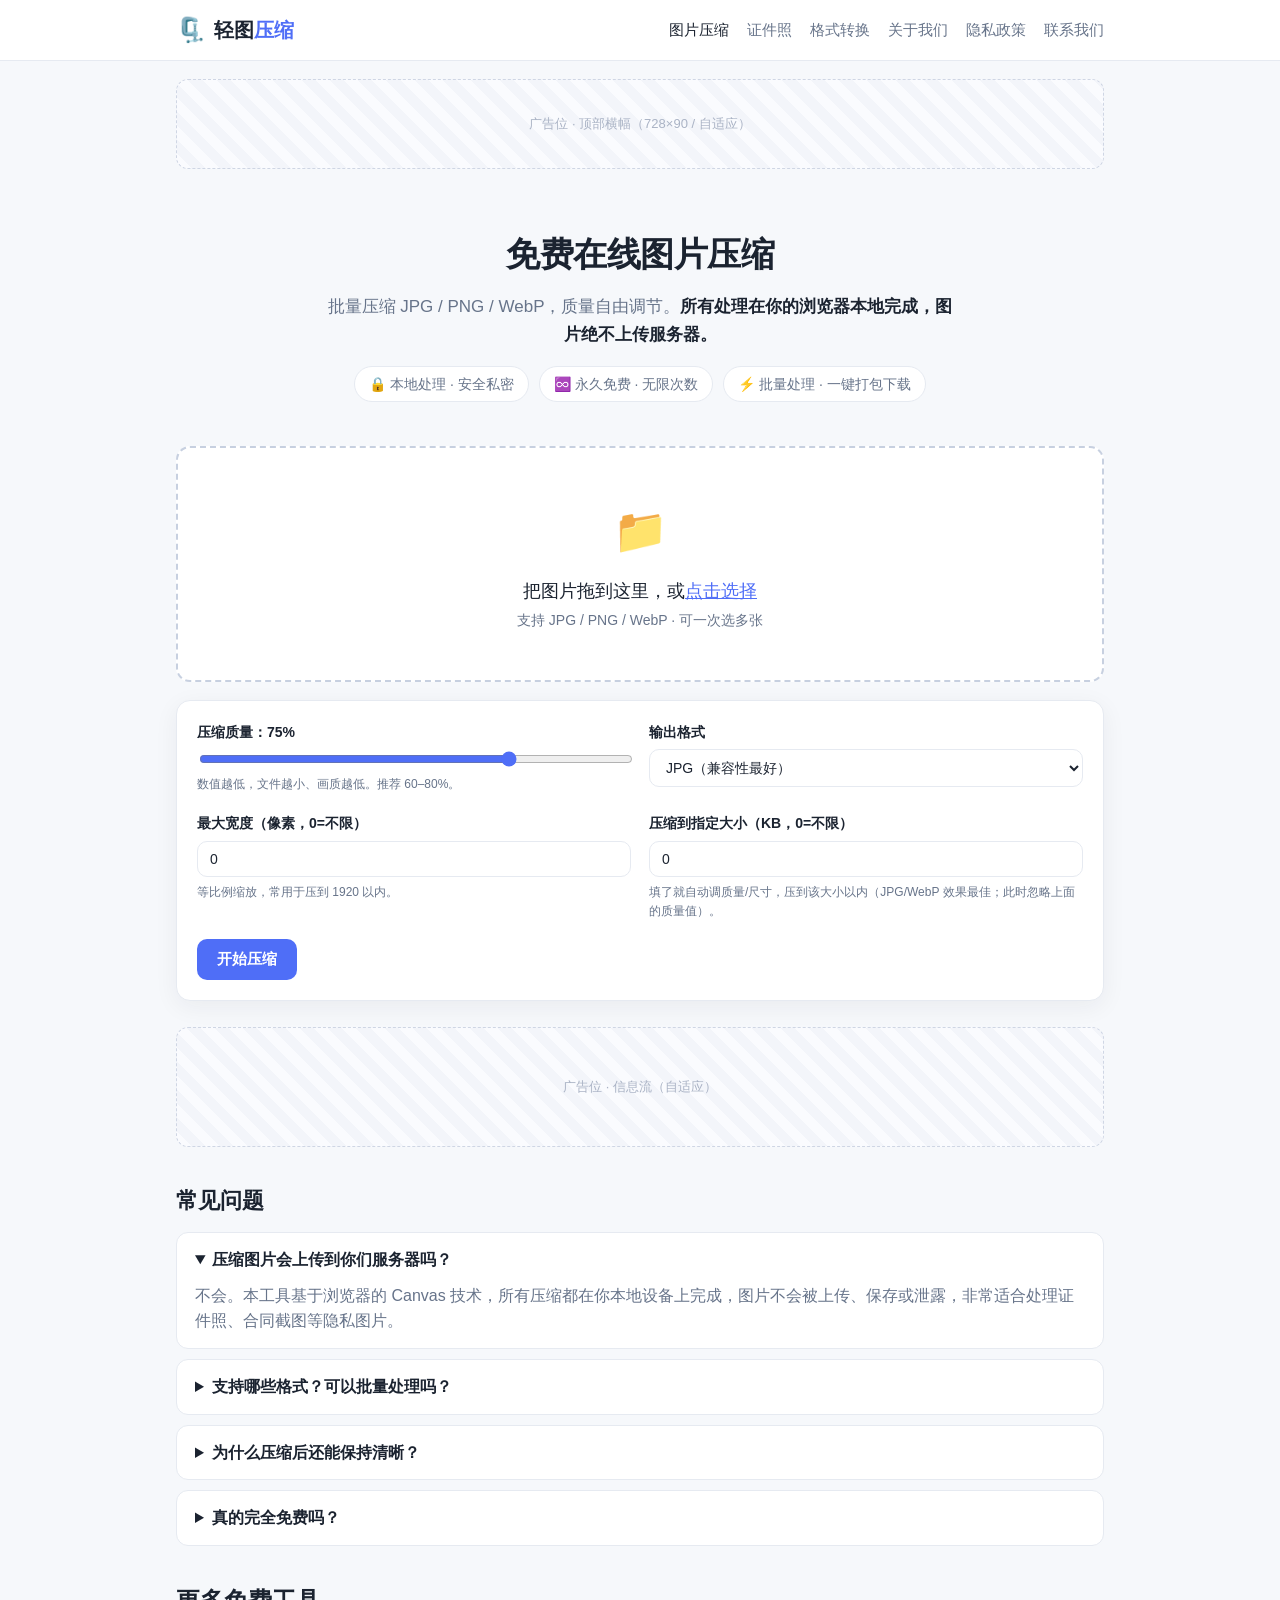
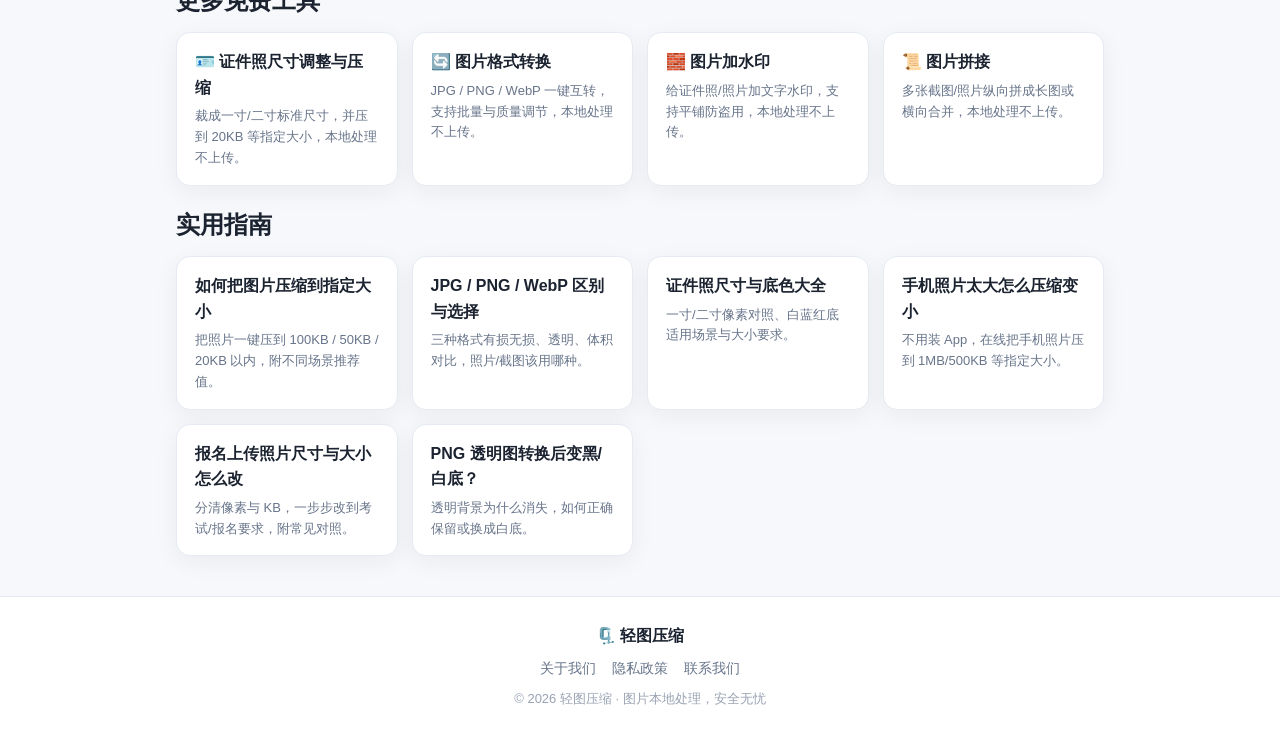
<file: index.html>
<!DOCTYPE html>
<html lang="zh-CN">
<head>
  <meta charset="UTF-8" />
  <meta name="viewport" content="width=device-width, initial-scale=1.0" />
  <title>免费在线图片压缩 - 批量压缩 JPG/PNG/WebP，不上传服务器 | 轻图</title>
  <meta name="description" content="100% 免费的在线图片压缩工具，支持 JPG、PNG、WebP 批量压缩与格式转换。所有处理在浏览器本地完成，图片不上传服务器，安全又快速。" />
  <meta name="keywords" content="图片压缩,在线图片压缩,免费压缩图片,JPG压缩,PNG压缩,WebP转换,批量压缩,图片格式转换" />
  <meta name="author" content="轻图" />
  <link rel="canonical" href="https://qingtu.top/" />
  <meta name="baidu-site-verification" content="codeva-9Er4es8pPU" />

  <!-- Open Graph / 社交分享 -->
  <meta property="og:type" content="website" />
  <meta property="og:title" content="免费在线图片压缩 - 批量压缩，不上传服务器" />
  <meta property="og:description" content="浏览器本地压缩 JPG/PNG/WebP，免费无限次，图片不上传。" />
  <meta property="og:url" content="https://qingtu.top/" />

  <!-- Google AdSense -->
  <script async src="https://pagead2.googlesyndication.com/pagead/js/adsbygoogle.js?client=ca-pub-9111319388478060" crossorigin="anonymous"></script>

  <link rel="icon" href="data:image/svg+xml,<svg xmlns='http://www.w3.org/2000/svg' viewBox='0 0 100 100'><text y='.9em' font-size='90'>🗜️</text></svg>" />
  <link rel="stylesheet" href="styles.css" />

  <!-- 结构化数据：有助于搜索引擎收录（SEO） -->
  <script type="application/ld+json">
  {
    "@context": "https://schema.org",
    "@type": "WebApplication",
    "name": "轻图 - 在线图片压缩",
    "applicationCategory": "MultimediaApplication",
    "operatingSystem": "Web",
    "offers": { "@type": "Offer", "price": "0", "priceCurrency": "CNY" },
    "description": "免费在线图片压缩工具，支持 JPG/PNG/WebP 批量压缩，本地处理不上传。"
  }
  </script>
</head>
<body>
  <header class="site-header">
    <div class="container header-inner">
      <a class="brand" href="index.html">
        <span class="brand-logo">🗜️</span>
        <span class="brand-name">轻图<span class="brand-sub">压缩</span></span>
      </a>
      <nav class="site-nav">
        <a href="index.html" class="active">图片压缩</a>
        <a href="id-photo.html">证件照</a>
        <a href="format-convert.html">格式转换</a>
        <a href="about.html">关于我们</a>
        <a href="privacy.html">隐私政策</a>
        <a href="contact.html">联系我们</a>
      </nav>
    </div>
  </header>

  <!-- 【广告位 · 顶部横幅】审核通过后把广告代码粘进 .ad-slot 内部 -->
  <div class="container">
    <div class="ad-slot ad-banner" data-ad="top-banner">
      <span class="ad-label">广告位 · 顶部横幅（728×90 / 自适应）</span>
    </div>
  </div>

  <main class="container">
    <section class="hero">
      <h1>免费在线图片压缩</h1>
      <p class="subtitle">批量压缩 JPG / PNG / WebP，质量自由调节。<strong>所有处理在你的浏览器本地完成，图片绝不上传服务器。</strong></p>
      <ul class="hero-badges">
        <li>🔒 本地处理 · 安全私密</li>
        <li>♾️ 永久免费 · 无限次数</li>
        <li>⚡ 批量处理 · 一键打包下载</li>
      </ul>
    </section>

    <section class="tool">
      <!-- 拖拽 / 选择文件 -->
      <div id="dropzone" class="dropzone">
        <input type="file" id="fileInput" accept="image/png,image/jpeg,image/webp" multiple hidden />
        <div class="dropzone-inner">
          <div class="dropzone-icon">📁</div>
          <p class="dropzone-title">把图片拖到这里，或<button type="button" id="pickBtn" class="link-btn">点击选择</button></p>
          <p class="dropzone-hint">支持 JPG / PNG / WebP · 可一次选多张</p>
        </div>
      </div>

      <!-- 压缩参数 -->
      <div class="controls" id="controls" hidden>
        <div class="control">
          <label for="quality">压缩质量：<b id="qualityVal">75</b>%</label>
          <input type="range" id="quality" min="10" max="100" value="75" step="1" />
          <small>数值越低，文件越小、画质越低。推荐 60–80%。</small>
        </div>
        <div class="control">
          <label for="format">输出格式</label>
          <select id="format">
            <option value="image/jpeg">JPG（兼容性最好）</option>
            <option value="image/webp">WebP（同画质体积更小）</option>
            <option value="image/png">PNG（无损/透明）</option>
          </select>
        </div>
        <div class="control">
          <label for="maxWidth">最大宽度（像素，0=不限）</label>
          <input type="number" id="maxWidth" min="0" value="0" placeholder="0" />
          <small>等比例缩放，常用于压到 1920 以内。</small>
        </div>
        <div class="control">
          <label for="targetSize">压缩到指定大小（KB，0=不限）</label>
          <input type="number" id="targetSize" min="0" value="0" placeholder="如 20" />
          <small>填了就自动调质量/尺寸，压到该大小以内（JPG/WebP 效果最佳；此时忽略上面的质量值）。</small>
        </div>
        <div class="control control-actions">
          <button id="compressBtn" class="btn btn-primary">开始压缩</button>
          <button id="downloadAllBtn" class="btn btn-secondary" hidden>打包下载全部</button>
          <button id="clearBtn" class="btn btn-ghost" hidden>清空</button>
        </div>
      </div>

      <!-- 结果列表 -->
      <div class="summary" id="summary" hidden></div>
      <div class="results" id="results"></div>
    </section>

    <!-- 【广告位 · 内容中部】 -->
    <div class="ad-slot ad-inline" data-ad="in-content">
      <span class="ad-label">广告位 · 信息流（自适应）</span>
    </div>

    <!-- SEO 内容区：FAQ（满足搜索收录 & AdSense 内容质量要求） -->
    <section class="faq">
      <h2>常见问题</h2>
      <details open>
        <summary>压缩图片会上传到你们服务器吗？</summary>
        <p>不会。本工具基于浏览器的 Canvas 技术，所有压缩都在你本地设备上完成，图片不会被上传、保存或泄露，非常适合处理证件照、合同截图等隐私图片。</p>
      </details>
      <details>
        <summary>支持哪些格式？可以批量处理吗？</summary>
        <p>支持 JPG、PNG、WebP 的压缩与互转，并且可以一次选择多张图片批量处理，处理完成后可一键打包下载全部。</p>
      </details>
      <details>
        <summary>为什么压缩后还能保持清晰？</summary>
        <p>JPG/WebP 采用有损压缩，在 60–80% 质量区间通常肉眼几乎看不出差别，但体积可减少 50%–80%。你可以拖动质量滑块自行权衡清晰度与体积。</p>
      </details>
      <details>
        <summary>真的完全免费吗？</summary>
        <p>是的，永久免费、无次数限制、无需注册。本站通过页面广告维持运营，感谢你的理解与支持。</p>
      </details>
    </section>

    <!-- 更多工具 -->
    <section class="guides">
      <h2>更多免费工具</h2>
      <div class="guide-cards">
        <a class="guide-card" href="id-photo.html">
          <div class="gc-title">🪪 证件照尺寸调整与压缩</div>
          <div class="gc-desc">裁成一寸/二寸标准尺寸，并压到 20KB 等指定大小，本地处理不上传。</div>
        </a>
        <a class="guide-card" href="format-convert.html">
          <div class="gc-title">🔄 图片格式转换</div>
          <div class="gc-desc">JPG / PNG / WebP 一键互转，支持批量与质量调节，本地处理不上传。</div>
        </a>
        <a class="guide-card" href="watermark.html">
          <div class="gc-title">🧱 图片加水印</div>
          <div class="gc-desc">给证件照/照片加文字水印，支持平铺防盗用，本地处理不上传。</div>
        </a>
        <a class="guide-card" href="merge.html">
          <div class="gc-title">📜 图片拼接</div>
          <div class="gc-desc">多张截图/照片纵向拼成长图或横向合并，本地处理不上传。</div>
        </a>
      </div>
    </section>

    <!-- 实用指南（内链 + SEO 内容） -->
    <section class="guides">
      <h2>实用指南</h2>
      <div class="guide-cards">
        <a class="guide-card" href="guide-compress-size.html">
          <div class="gc-title">如何把图片压缩到指定大小</div>
          <div class="gc-desc">把照片一键压到 100KB / 50KB / 20KB 以内，附不同场景推荐值。</div>
        </a>
        <a class="guide-card" href="guide-image-formats.html">
          <div class="gc-title">JPG / PNG / WebP 区别与选择</div>
          <div class="gc-desc">三种格式有损无损、透明、体积对比，照片/截图该用哪种。</div>
        </a>
        <a class="guide-card" href="guide-id-photo.html">
          <div class="gc-title">证件照尺寸与底色大全</div>
          <div class="gc-desc">一寸/二寸像素对照、白蓝红底适用场景与大小要求。</div>
        </a>
        <a class="guide-card" href="guide-compress-phone-photo.html">
          <div class="gc-title">手机照片太大怎么压缩变小</div>
          <div class="gc-desc">不用装 App，在线把手机照片压到 1MB/500KB 等指定大小。</div>
        </a>
        <a class="guide-card" href="guide-photo-upload-size.html">
          <div class="gc-title">报名上传照片尺寸与大小怎么改</div>
          <div class="gc-desc">分清像素与 KB，一步步改到考试/报名要求，附常见对照。</div>
        </a>
        <a class="guide-card" href="guide-png-transparent.html">
          <div class="gc-title">PNG 透明图转换后变黑/白底？</div>
          <div class="gc-desc">透明背景为什么消失，如何正确保留或换成白底。</div>
        </a>
      </div>
    </section>
  </main>

  <footer class="site-footer">
    <div class="container footer-inner">
      <div class="footer-brand">🗜️ 轻图压缩</div>
      <nav class="footer-nav">
        <a href="about.html">关于我们</a>
        <a href="privacy.html">隐私政策</a>
        <a href="contact.html">联系我们</a>
      </nav>
      <p class="footer-copy">© <span id="year"></span> 轻图压缩 · 图片本地处理，安全无忧</p>
      <!-- 备案号占位：国内服务器/百度联盟需要，部署后替换 -->
      <p class="footer-icp"><!-- 京ICP备XXXXXXXX号 --></p>
    </div>
  </footer>

  <script src="script.js"></script>
</body>
</html>
</file>
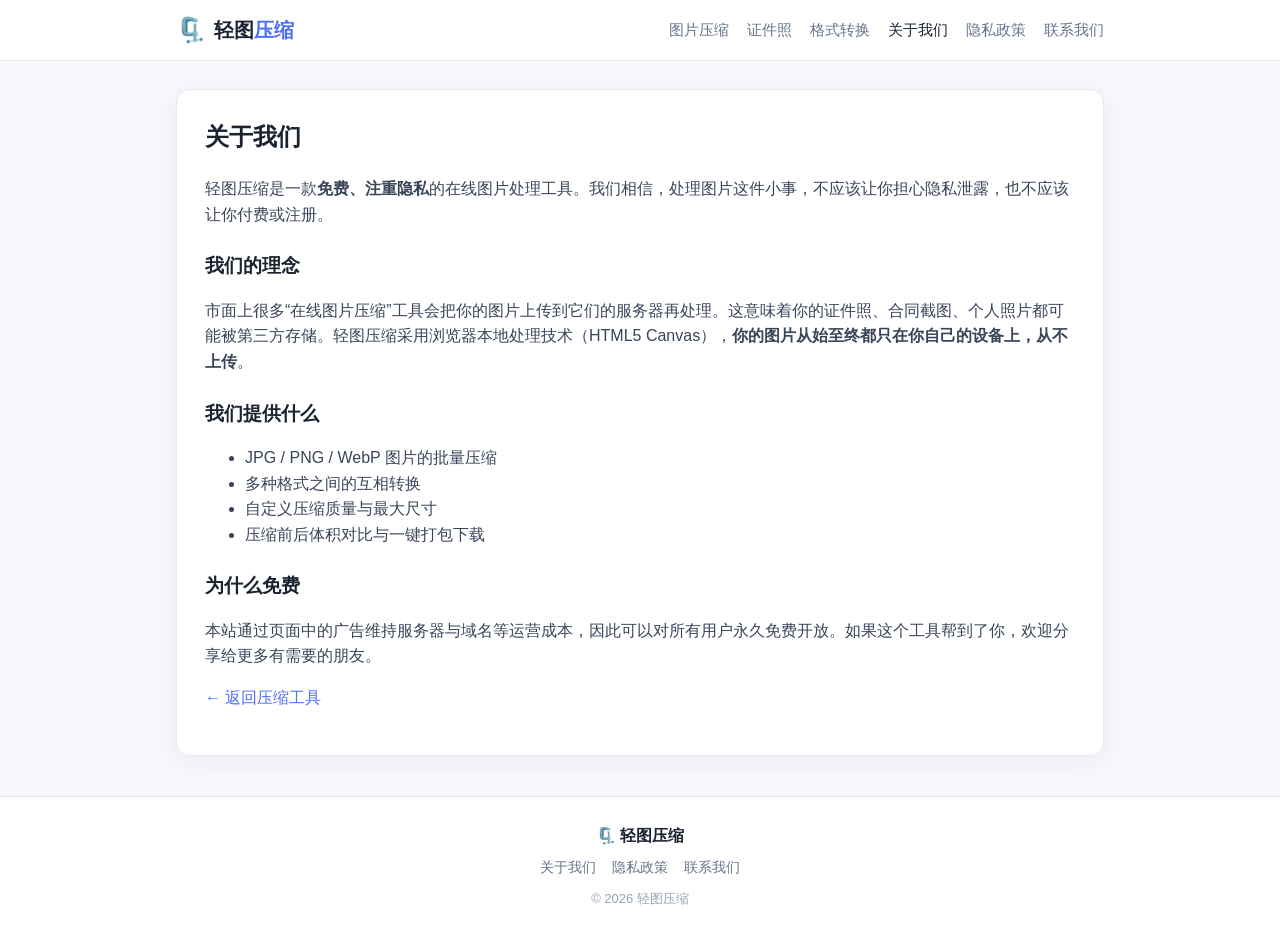
<file: about.html>
<!DOCTYPE html>
<html lang="zh-CN">
<head>
  <meta charset="UTF-8" />
  <meta name="viewport" content="width=device-width, initial-scale=1.0" />
  <title>关于我们 - 轻图压缩</title>
  <meta name="description" content="了解轻图压缩——一个免费、注重隐私的在线图片压缩工具，所有处理均在浏览器本地完成。" />
  <link rel="icon" href="data:image/svg+xml,<svg xmlns='http://www.w3.org/2000/svg' viewBox='0 0 100 100'><text y='.9em' font-size='90'>🗜️</text></svg>" />
  <link rel="stylesheet" href="styles.css" />
  <!-- Google AdSense -->
  <script async src="https://pagead2.googlesyndication.com/pagead/js/adsbygoogle.js?client=ca-pub-9111319388478060" crossorigin="anonymous"></script>
</head>
<body>
  <header class="site-header">
    <div class="container header-inner">
      <a class="brand" href="index.html"><span class="brand-logo">🗜️</span><span class="brand-name">轻图<span class="brand-sub">压缩</span></span></a>
      <nav class="site-nav">
        <a href="index.html">图片压缩</a>
        <a href="id-photo.html">证件照</a>
        <a href="format-convert.html">格式转换</a>
        <a href="about.html" class="active">关于我们</a>
        <a href="privacy.html">隐私政策</a>
        <a href="contact.html">联系我们</a>
      </nav>
    </div>
  </header>

  <main class="container">
    <article class="page">
      <h1>关于我们</h1>
      <p>轻图压缩是一款<strong>免费、注重隐私</strong>的在线图片处理工具。我们相信，处理图片这件小事，不应该让你担心隐私泄露，也不应该让你付费或注册。</p>

      <h2>我们的理念</h2>
      <p>市面上很多“在线图片压缩”工具会把你的图片上传到它们的服务器再处理。这意味着你的证件照、合同截图、个人照片都可能被第三方存储。轻图压缩采用浏览器本地处理技术（HTML5 Canvas），<strong>你的图片从始至终都只在你自己的设备上，从不上传</strong>。</p>

      <h2>我们提供什么</h2>
      <ul>
        <li>JPG / PNG / WebP 图片的批量压缩</li>
        <li>多种格式之间的互相转换</li>
        <li>自定义压缩质量与最大尺寸</li>
        <li>压缩前后体积对比与一键打包下载</li>
      </ul>

      <h2>为什么免费</h2>
      <p>本站通过页面中的广告维持服务器与域名等运营成本，因此可以对所有用户永久免费开放。如果这个工具帮到了你，欢迎分享给更多有需要的朋友。</p>

      <p><a href="index.html">← 返回压缩工具</a></p>
    </article>
  </main>

  <footer class="site-footer">
    <div class="container footer-inner">
      <div class="footer-brand">🗜️ 轻图压缩</div>
      <nav class="footer-nav">
        <a href="about.html">关于我们</a>
        <a href="privacy.html">隐私政策</a>
        <a href="contact.html">联系我们</a>
      </nav>
      <p class="footer-copy">© <span id="year"></span> 轻图压缩</p>
    </div>
  </footer>
  <script>document.getElementById("year").textContent = new Date().getFullYear();</script>
</body>
</html>
</file>
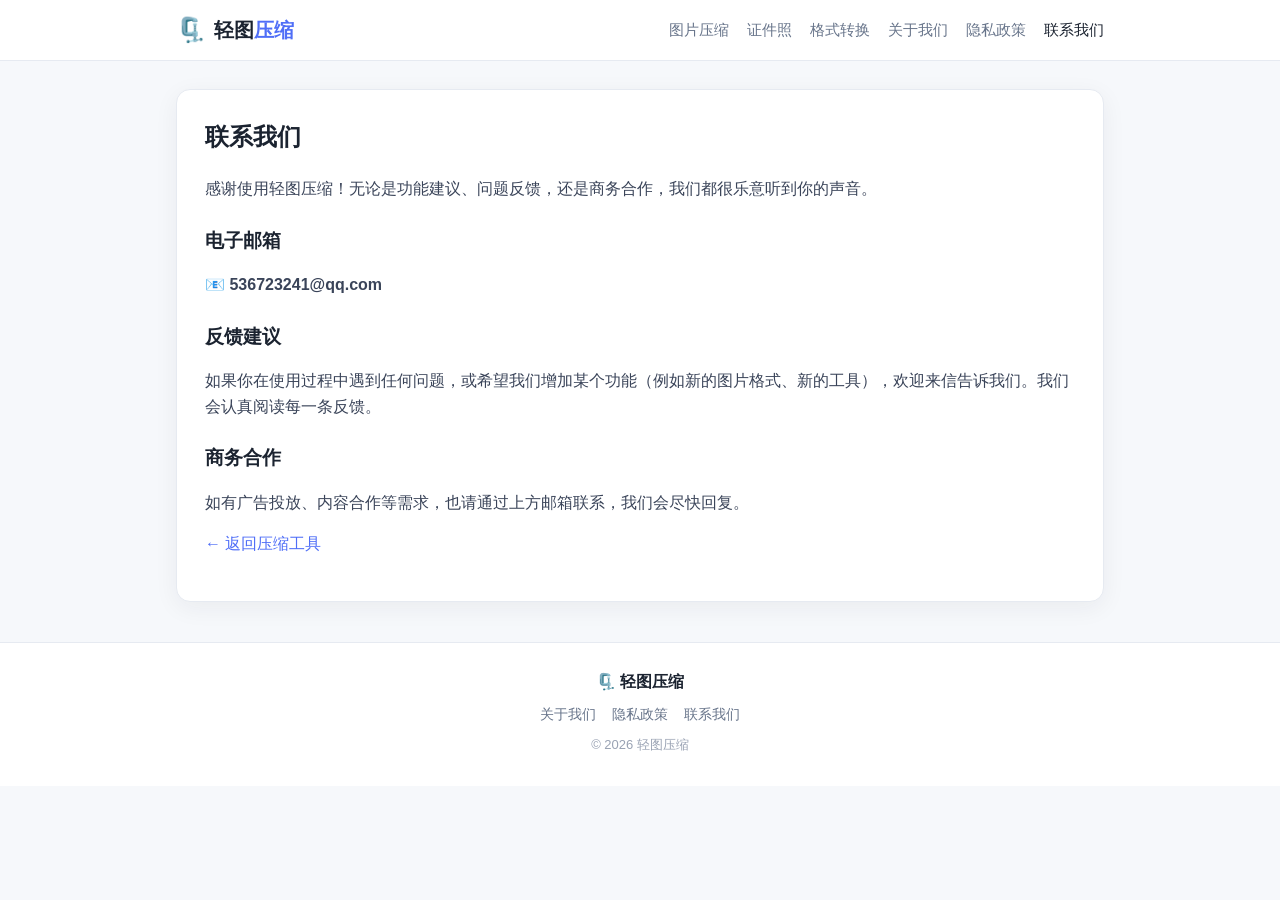
<file: contact.html>
<!DOCTYPE html>
<html lang="zh-CN">
<head>
  <meta charset="UTF-8" />
  <meta name="viewport" content="width=device-width, initial-scale=1.0" />
  <title>联系我们 - 轻图压缩</title>
  <meta name="description" content="联系轻图压缩团队：反馈建议、合作咨询、问题报告。" />
  <link rel="icon" href="data:image/svg+xml,<svg xmlns='http://www.w3.org/2000/svg' viewBox='0 0 100 100'><text y='.9em' font-size='90'>🗜️</text></svg>" />
  <link rel="stylesheet" href="styles.css" />
  <!-- Google AdSense -->
  <script async src="https://pagead2.googlesyndication.com/pagead/js/adsbygoogle.js?client=ca-pub-9111319388478060" crossorigin="anonymous"></script>
</head>
<body>
  <header class="site-header">
    <div class="container header-inner">
      <a class="brand" href="index.html"><span class="brand-logo">🗜️</span><span class="brand-name">轻图<span class="brand-sub">压缩</span></span></a>
      <nav class="site-nav">
        <a href="index.html">图片压缩</a>
        <a href="id-photo.html">证件照</a>
        <a href="format-convert.html">格式转换</a>
        <a href="about.html">关于我们</a>
        <a href="privacy.html">隐私政策</a>
        <a href="contact.html" class="active">联系我们</a>
      </nav>
    </div>
  </header>

  <main class="container">
    <article class="page">
      <h1>联系我们</h1>
      <p>感谢使用轻图压缩！无论是功能建议、问题反馈，还是商务合作，我们都很乐意听到你的声音。</p>

      <h2>电子邮箱</h2>
      <p>📧 <strong>536723241@qq.com</strong></p>

      <h2>反馈建议</h2>
      <p>如果你在使用过程中遇到任何问题，或希望我们增加某个功能（例如新的图片格式、新的工具），欢迎来信告诉我们。我们会认真阅读每一条反馈。</p>

      <h2>商务合作</h2>
      <p>如有广告投放、内容合作等需求，也请通过上方邮箱联系，我们会尽快回复。</p>

      <p><a href="index.html">← 返回压缩工具</a></p>
    </article>
  </main>

  <footer class="site-footer">
    <div class="container footer-inner">
      <div class="footer-brand">🗜️ 轻图压缩</div>
      <nav class="footer-nav">
        <a href="about.html">关于我们</a>
        <a href="privacy.html">隐私政策</a>
        <a href="contact.html">联系我们</a>
      </nav>
      <p class="footer-copy">© <span id="year"></span> 轻图压缩</p>
    </div>
  </footer>
  <script>document.getElementById("year").textContent = new Date().getFullYear();</script>
</body>
</html>
</file>
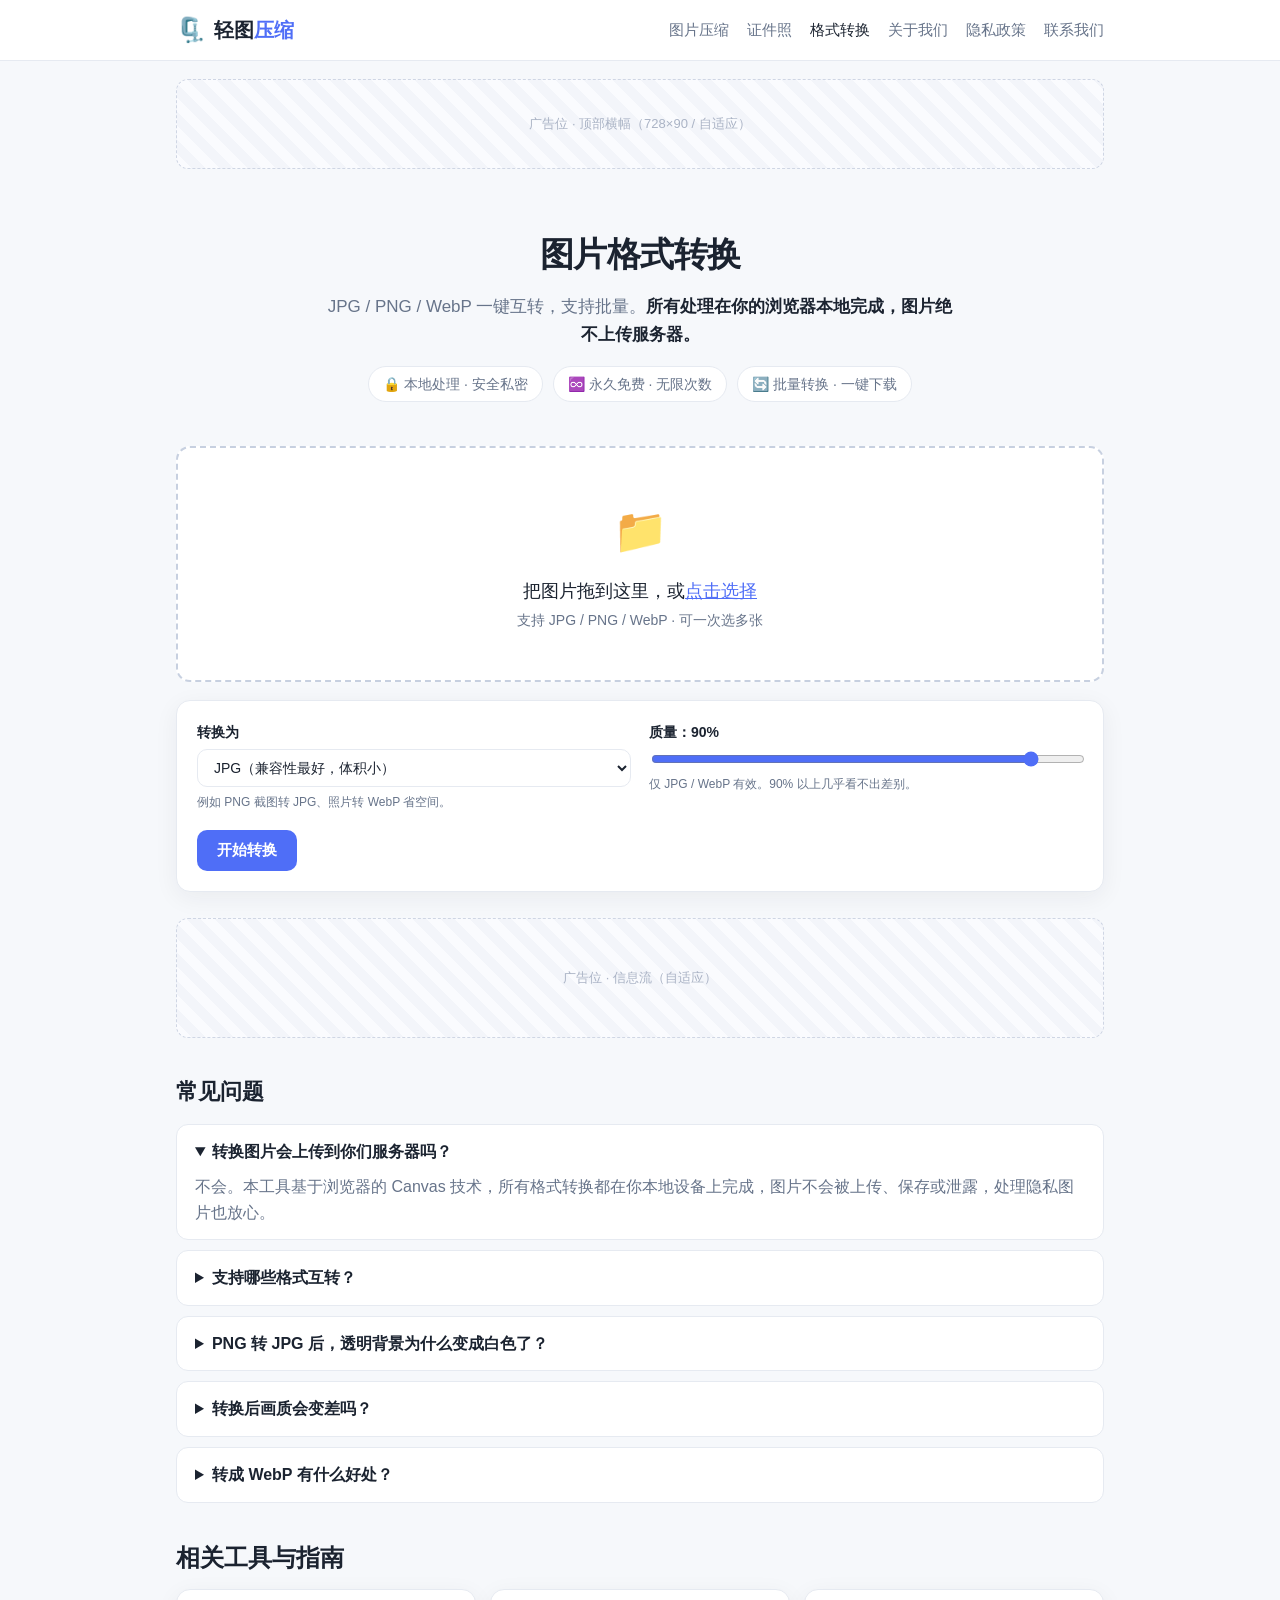
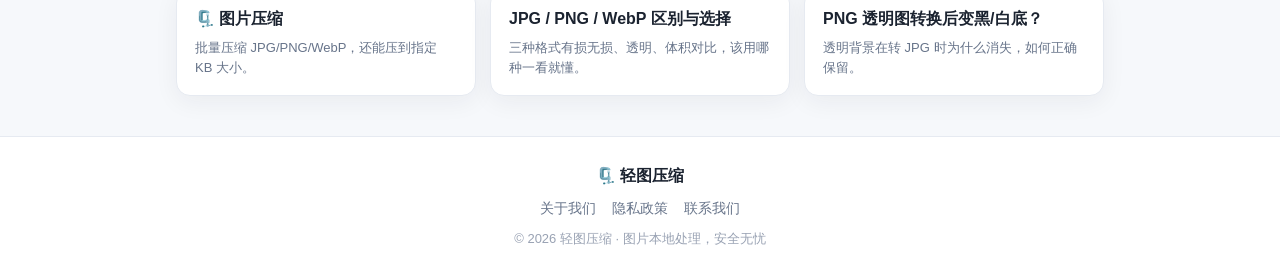
<file: format-convert.html>
<!DOCTYPE html>
<html lang="zh-CN">
<head>
  <meta charset="UTF-8" />
  <meta name="viewport" content="width=device-width, initial-scale=1.0" />
  <title>图片格式转换 - JPG/PNG/WebP 在线互转，免费不上传 | 轻图</title>
  <meta name="description" content="免费在线图片格式转换工具，支持 JPG、PNG、WebP 之间任意互转，可批量转换并调节质量。所有处理在浏览器本地完成，图片不上传服务器，安全又快速。" />
  <meta name="keywords" content="图片格式转换,png转jpg,jpg转png,webp转jpg,jpg转webp,png转webp,在线格式转换,批量转换图片" />
  <link rel="canonical" href="https://qingtu.top/format-convert.html" />

  <meta property="og:type" content="website" />
  <meta property="og:title" content="图片格式转换 - JPG/PNG/WebP 在线互转" />
  <meta property="og:description" content="浏览器本地转换 JPG/PNG/WebP，免费批量，图片不上传。" />
  <meta property="og:url" content="https://qingtu.top/format-convert.html" />

  <link rel="icon" href="data:image/svg+xml,<svg xmlns='http://www.w3.org/2000/svg' viewBox='0 0 100 100'><text y='.9em' font-size='90'>🗜️</text></svg>" />
  <link rel="stylesheet" href="styles.css" />

  <!-- Google AdSense -->
  <script async src="https://pagead2.googlesyndication.com/pagead/js/adsbygoogle.js?client=ca-pub-9111319388478060" crossorigin="anonymous"></script>

  <script type="application/ld+json">
  {
    "@context": "https://schema.org",
    "@type": "WebApplication",
    "name": "轻图 - 图片格式转换",
    "applicationCategory": "MultimediaApplication",
    "operatingSystem": "Web",
    "offers": { "@type": "Offer", "price": "0", "priceCurrency": "CNY" },
    "description": "免费在线图片格式转换工具，支持 JPG/PNG/WebP 互转，本地处理不上传。"
  }
  </script>
</head>
<body>
  <header class="site-header">
    <div class="container header-inner">
      <a class="brand" href="index.html">
        <span class="brand-logo">🗜️</span>
        <span class="brand-name">轻图<span class="brand-sub">压缩</span></span>
      </a>
      <nav class="site-nav">
        <a href="index.html">图片压缩</a>
        <a href="id-photo.html">证件照</a>
        <a href="format-convert.html" class="active">格式转换</a>
        <a href="about.html">关于我们</a>
        <a href="privacy.html">隐私政策</a>
        <a href="contact.html">联系我们</a>
      </nav>
    </div>
  </header>

  <div class="container">
    <div class="ad-slot ad-banner" data-ad="top-banner">
      <span class="ad-label">广告位 · 顶部横幅（728×90 / 自适应）</span>
    </div>
  </div>

  <main class="container">
    <section class="hero">
      <h1>图片格式转换</h1>
      <p class="subtitle">JPG / PNG / WebP 一键互转，支持批量。<strong>所有处理在你的浏览器本地完成，图片绝不上传服务器。</strong></p>
      <ul class="hero-badges">
        <li>🔒 本地处理 · 安全私密</li>
        <li>♾️ 永久免费 · 无限次数</li>
        <li>🔄 批量转换 · 一键下载</li>
      </ul>
    </section>

    <section class="tool">
      <div id="dropzone" class="dropzone">
        <input type="file" id="fileInput" accept="image/png,image/jpeg,image/webp" multiple hidden />
        <div class="dropzone-inner">
          <div class="dropzone-icon">📁</div>
          <p class="dropzone-title">把图片拖到这里，或<button type="button" id="pickBtn" class="link-btn">点击选择</button></p>
          <p class="dropzone-hint">支持 JPG / PNG / WebP · 可一次选多张</p>
        </div>
      </div>

      <div class="controls" id="controls" hidden>
        <div class="control">
          <label for="format">转换为</label>
          <select id="format">
            <option value="image/jpeg">JPG（兼容性最好，体积小）</option>
            <option value="image/png">PNG（无损 / 支持透明）</option>
            <option value="image/webp">WebP（同画质体积更小）</option>
          </select>
          <small>例如 PNG 截图转 JPG、照片转 WebP 省空间。</small>
        </div>
        <div class="control" id="qualityRow">
          <label for="quality">质量：<b id="qualityVal">90</b>%</label>
          <input type="range" id="quality" min="10" max="100" value="90" step="1" />
          <small>仅 JPG / WebP 有效。90% 以上几乎看不出差别。</small>
        </div>
        <div class="control control-actions">
          <button id="convertBtn" class="btn btn-primary">开始转换</button>
          <button id="downloadAllBtn" class="btn btn-secondary" hidden>打包下载全部</button>
          <button id="clearBtn" class="btn btn-ghost" hidden>清空</button>
        </div>
      </div>

      <div class="summary" id="summary" hidden></div>
      <div class="results" id="results"></div>
    </section>

    <div class="ad-slot ad-inline" data-ad="in-content">
      <span class="ad-label">广告位 · 信息流（自适应）</span>
    </div>

    <section class="faq">
      <h2>常见问题</h2>
      <details open>
        <summary>转换图片会上传到你们服务器吗？</summary>
        <p>不会。本工具基于浏览器的 Canvas 技术，所有格式转换都在你本地设备上完成，图片不会被上传、保存或泄露，处理隐私图片也放心。</p>
      </details>
      <details>
        <summary>支持哪些格式互转？</summary>
        <p>支持 JPG、PNG、WebP 三种常见格式之间的任意互转，例如 PNG 转 JPG、JPG 转 PNG、JPG/PNG 转 WebP、WebP 转 JPG 等，并且可以一次选多张批量转换。</p>
      </details>
      <details>
        <summary>PNG 转 JPG 后，透明背景为什么变成白色了？</summary>
        <p>因为 JPG 格式本身不支持透明背景，转换时会用白色填充透明区域（避免变成黑色）。如果你需要保留透明背景，请转成 <strong>WebP</strong>，或继续使用 <strong>PNG</strong>。</p>
      </details>
      <details>
        <summary>转换后画质会变差吗？</summary>
        <p>转成 PNG 是无损的，画质不会损失；转成 JPG / WebP 属于有损，可通过质量滑块调节，90% 以上通常肉眼几乎无差别，同时体积更小。</p>
      </details>
      <details>
        <summary>转成 WebP 有什么好处？</summary>
        <p>WebP 由 Google 推出，在同等画质下体积通常比 JPG、PNG 更小，很适合网页配图、追求加载速度的场景。如今主流浏览器和手机都已支持。</p>
      </details>
    </section>

    <section class="guides">
      <h2>相关工具与指南</h2>
      <div class="guide-cards">
        <a class="guide-card" href="index.html">
          <div class="gc-title">🗜️ 图片压缩</div>
          <div class="gc-desc">批量压缩 JPG/PNG/WebP，还能压到指定 KB 大小。</div>
        </a>
        <a class="guide-card" href="guide-image-formats.html">
          <div class="gc-title">JPG / PNG / WebP 区别与选择</div>
          <div class="gc-desc">三种格式有损无损、透明、体积对比，该用哪种一看就懂。</div>
        </a>
        <a class="guide-card" href="guide-png-transparent.html">
          <div class="gc-title">PNG 透明图转换后变黑/白底？</div>
          <div class="gc-desc">透明背景在转 JPG 时为什么消失，如何正确保留。</div>
        </a>
      </div>
    </section>
  </main>

  <footer class="site-footer">
    <div class="container footer-inner">
      <div class="footer-brand">🗜️ 轻图压缩</div>
      <nav class="footer-nav">
        <a href="about.html">关于我们</a>
        <a href="privacy.html">隐私政策</a>
        <a href="contact.html">联系我们</a>
      </nav>
      <p class="footer-copy">© <span id="year"></span> 轻图压缩 · 图片本地处理，安全无忧</p>
    </div>
  </footer>

  <script src="format-convert.js"></script>
</body>
</html>
</file>
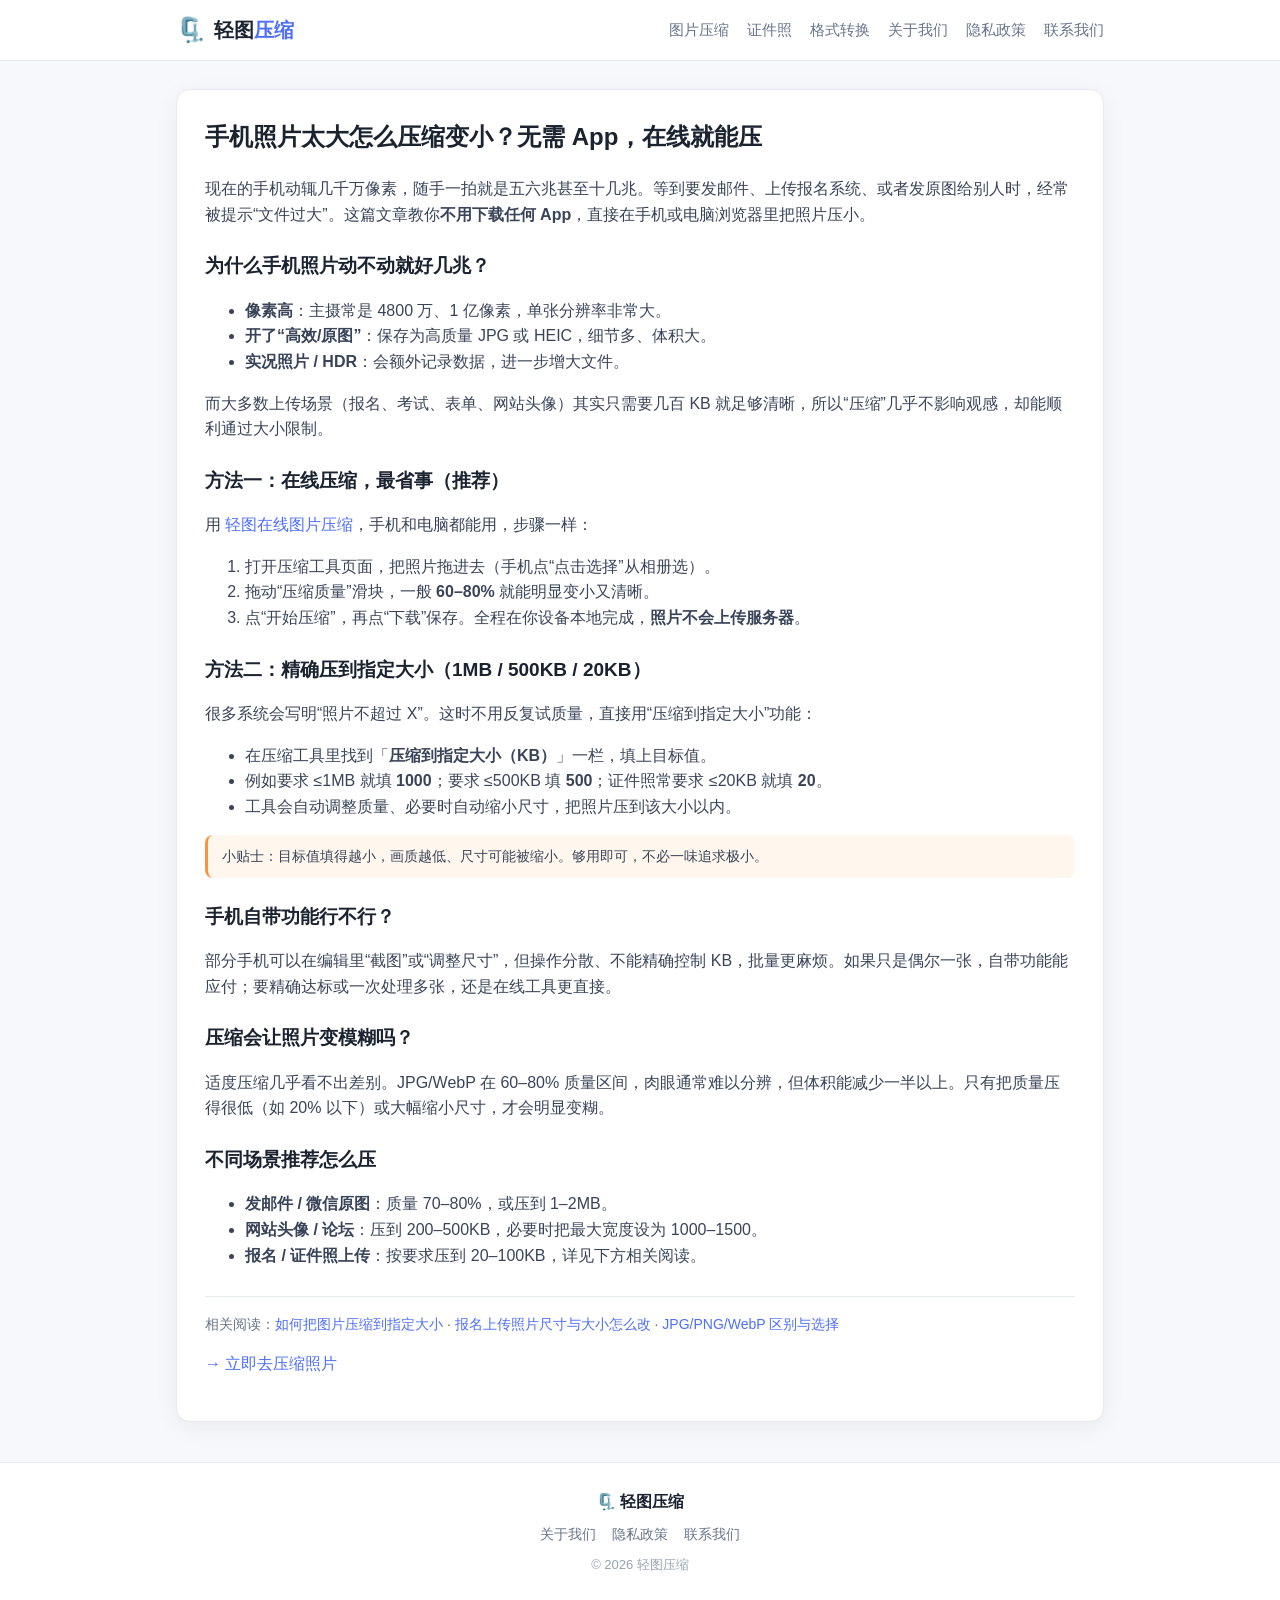
<file: guide-compress-phone-photo.html>
<!DOCTYPE html>
<html lang="zh-CN">
<head>
  <meta charset="UTF-8" />
  <meta name="viewport" content="width=device-width, initial-scale=1.0" />
  <title>手机照片太大怎么压缩变小？无需App在线就能压 - 轻图</title>
  <meta name="description" content="手机拍的照片动辄五六兆，上传/发送总提示太大？本文教你不用下载App，在浏览器里把手机照片一键压缩变小，还能压到微信、报名要求的指定大小（如1MB、500KB、20KB）。" />
  <meta name="keywords" content="手机照片压缩,手机照片太大怎么变小,手机图片压缩变小,照片压缩到500kb,手机照片压缩到1m,在线压缩手机照片" />
  <link rel="canonical" href="https://qingtu.top/guide-compress-phone-photo.html" />
  <link rel="icon" href="data:image/svg+xml,<svg xmlns='http://www.w3.org/2000/svg' viewBox='0 0 100 100'><text y='.9em' font-size='90'>🗜️</text></svg>" />
  <link rel="stylesheet" href="styles.css" />
  <!-- Google AdSense -->
  <script async src="https://pagead2.googlesyndication.com/pagead/js/adsbygoogle.js?client=ca-pub-9111319388478060" crossorigin="anonymous"></script>
</head>
<body>
  <header class="site-header">
    <div class="container header-inner">
      <a class="brand" href="index.html"><span class="brand-logo">🗜️</span><span class="brand-name">轻图<span class="brand-sub">压缩</span></span></a>
      <nav class="site-nav">
        <a href="index.html">图片压缩</a>
        <a href="id-photo.html">证件照</a>
        <a href="format-convert.html">格式转换</a>
        <a href="about.html">关于我们</a>
        <a href="privacy.html">隐私政策</a>
        <a href="contact.html">联系我们</a>
      </nav>
    </div>
  </header>

  <main class="container">
    <article class="page">
      <h1>手机照片太大怎么压缩变小？无需 App，在线就能压</h1>
      <p>现在的手机动辄几千万像素，随手一拍就是五六兆甚至十几兆。等到要发邮件、上传报名系统、或者发原图给别人时，经常被提示“文件过大”。这篇文章教你<strong>不用下载任何 App</strong>，直接在手机或电脑浏览器里把照片压小。</p>

      <h2>为什么手机照片动不动就好几兆？</h2>
      <ul>
        <li><strong>像素高</strong>：主摄常是 4800 万、1 亿像素，单张分辨率非常大。</li>
        <li><strong>开了“高效/原图”</strong>：保存为高质量 JPG 或 HEIC，细节多、体积大。</li>
        <li><strong>实况照片 / HDR</strong>：会额外记录数据，进一步增大文件。</li>
      </ul>
      <p>而大多数上传场景（报名、考试、表单、网站头像）其实只需要几百 KB 就足够清晰，所以“压缩”几乎不影响观感，却能顺利通过大小限制。</p>

      <h2>方法一：在线压缩，最省事（推荐）</h2>
      <p>用 <a href="index.html">轻图在线图片压缩</a>，手机和电脑都能用，步骤一样：</p>
      <ol>
        <li>打开压缩工具页面，把照片拖进去（手机点“点击选择”从相册选）。</li>
        <li>拖动“压缩质量”滑块，一般 <strong>60–80%</strong> 就能明显变小又清晰。</li>
        <li>点“开始压缩”，再点“下载”保存。全程在你设备本地完成，<strong>照片不会上传服务器</strong>。</li>
      </ol>

      <h2>方法二：精确压到指定大小（1MB / 500KB / 20KB）</h2>
      <p>很多系统会写明“照片不超过 X”。这时不用反复试质量，直接用“压缩到指定大小”功能：</p>
      <ul>
        <li>在压缩工具里找到「<strong>压缩到指定大小（KB）</strong>」一栏，填上目标值。</li>
        <li>例如要求 ≤1MB 就填 <strong>1000</strong>；要求 ≤500KB 填 <strong>500</strong>；证件照常要求 ≤20KB 就填 <strong>20</strong>。</li>
        <li>工具会自动调整质量、必要时自动缩小尺寸，把照片压到该大小以内。</li>
      </ul>
      <p class="guide-note">小贴士：目标值填得越小，画质越低、尺寸可能被缩小。够用即可，不必一味追求极小。</p>

      <h2>手机自带功能行不行？</h2>
      <p>部分手机可以在编辑里“截图”或“调整尺寸”，但操作分散、不能精确控制 KB，批量更麻烦。如果只是偶尔一张，自带功能能应付；要精确达标或一次处理多张，还是在线工具更直接。</p>

      <h2>压缩会让照片变模糊吗？</h2>
      <p>适度压缩几乎看不出差别。JPG/WebP 在 60–80% 质量区间，肉眼通常难以分辨，但体积能减少一半以上。只有把质量压得很低（如 20% 以下）或大幅缩小尺寸，才会明显变糊。</p>

      <h2>不同场景推荐怎么压</h2>
      <ul>
        <li><strong>发邮件 / 微信原图</strong>：质量 70–80%，或压到 1–2MB。</li>
        <li><strong>网站头像 / 论坛</strong>：压到 200–500KB，必要时把最大宽度设为 1000–1500。</li>
        <li><strong>报名 / 证件照上传</strong>：按要求压到 20–100KB，详见下方相关阅读。</li>
      </ul>

      <p class="guide-related">相关阅读：<a href="guide-compress-size.html">如何把图片压缩到指定大小</a> · <a href="guide-photo-upload-size.html">报名上传照片尺寸与大小怎么改</a> · <a href="guide-image-formats.html">JPG/PNG/WebP 区别与选择</a></p>
      <p><a href="index.html">→ 立即去压缩照片</a></p>
    </article>
  </main>

  <footer class="site-footer">
    <div class="container footer-inner">
      <div class="footer-brand">🗜️ 轻图压缩</div>
      <nav class="footer-nav">
        <a href="about.html">关于我们</a>
        <a href="privacy.html">隐私政策</a>
        <a href="contact.html">联系我们</a>
      </nav>
      <p class="footer-copy">© <span id="year"></span> 轻图压缩</p>
    </div>
  </footer>
  <script>document.getElementById("year").textContent = new Date().getFullYear();</script>
</body>
</html>
</file>
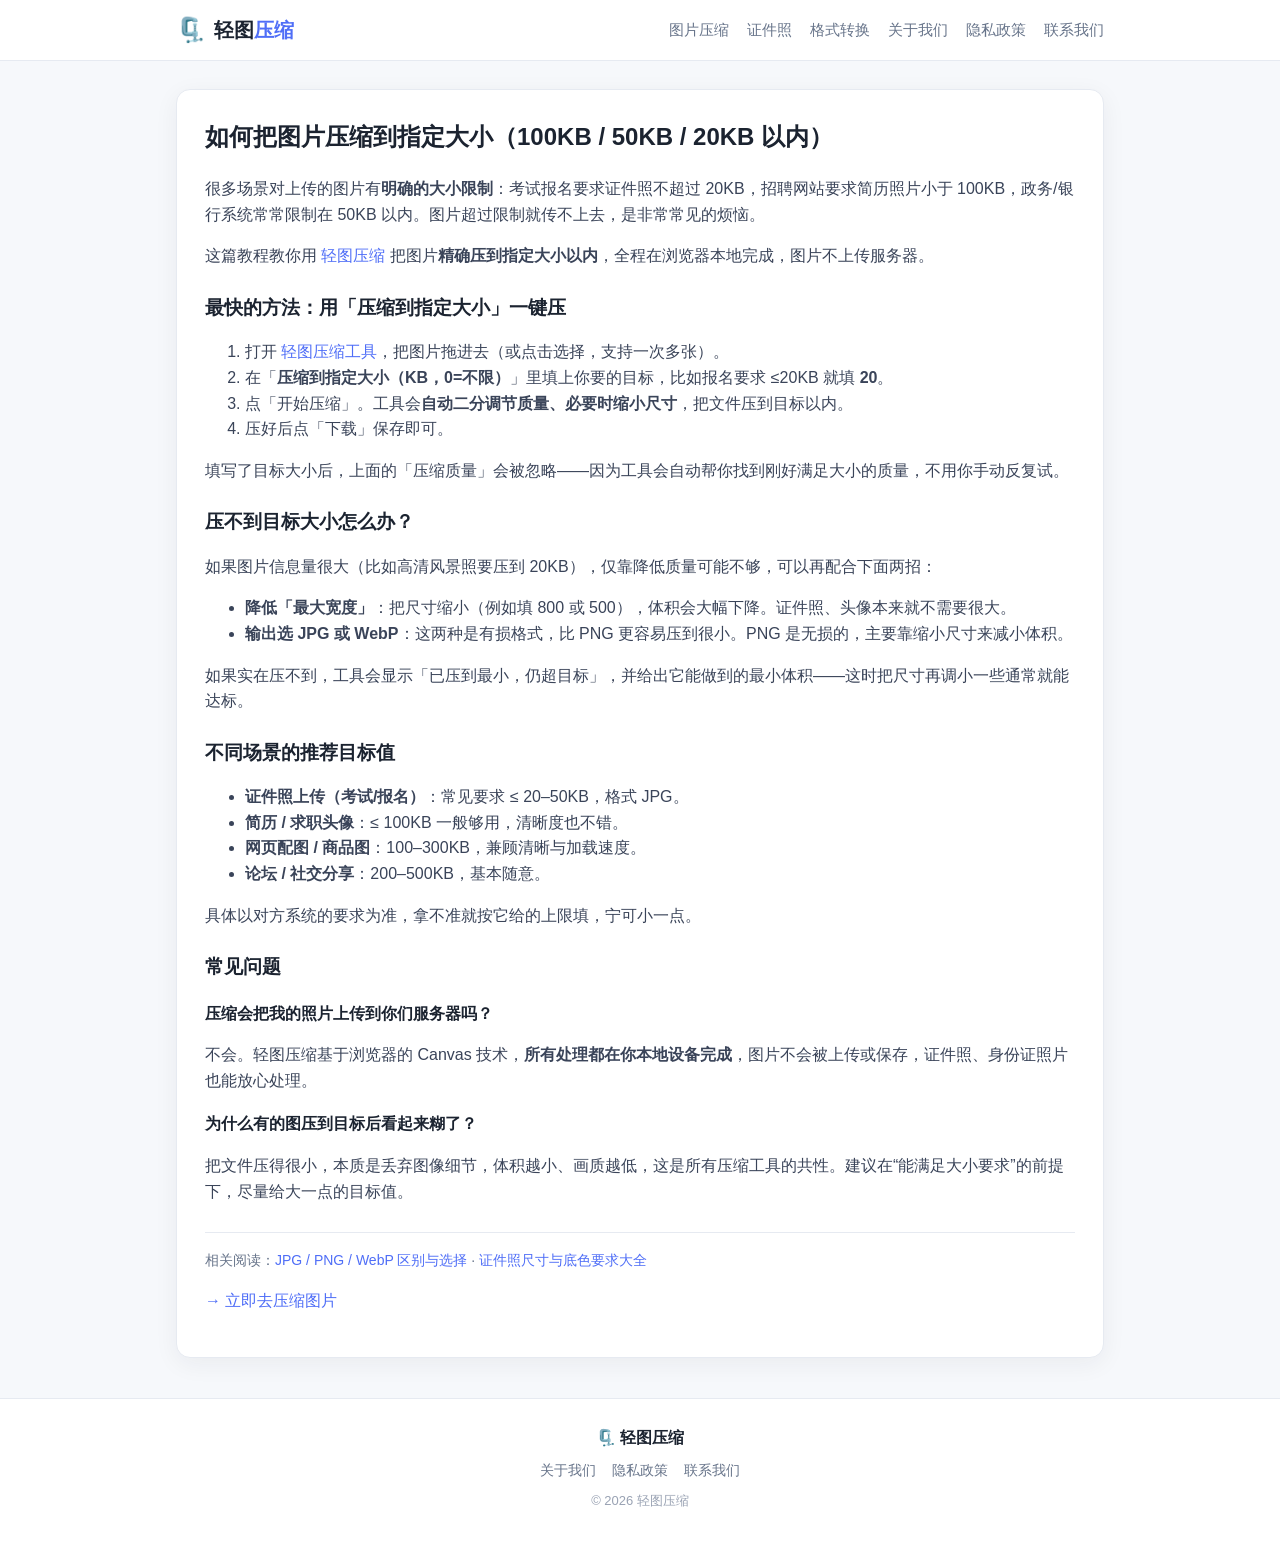
<file: guide-compress-size.html>
<!DOCTYPE html>
<html lang="zh-CN">
<head>
  <meta charset="UTF-8" />
  <meta name="viewport" content="width=device-width, initial-scale=1.0" />
  <title>如何把图片压缩到指定大小（100KB/50KB/20KB 以内）- 轻图</title>
  <meta name="description" content="考试报名、简历、各类上传表单常限制图片大小。本文教你用浏览器本地工具把照片一键压缩到 100KB、50KB、20KB 等指定大小以内，附不同场景推荐值。" />
  <meta name="keywords" content="图片压缩到指定大小,照片压缩到20kb,图片压缩到100kb,照片压缩到50kb,压缩照片大小,证件照压缩" />
  <link rel="canonical" href="https://qingtu.top/guide-compress-size.html" />
  <link rel="icon" href="data:image/svg+xml,<svg xmlns='http://www.w3.org/2000/svg' viewBox='0 0 100 100'><text y='.9em' font-size='90'>🗜️</text></svg>" />
  <link rel="stylesheet" href="styles.css" />
  <!-- Google AdSense -->
  <script async src="https://pagead2.googlesyndication.com/pagead/js/adsbygoogle.js?client=ca-pub-9111319388478060" crossorigin="anonymous"></script>
  <script type="application/ld+json">
  {
    "@context": "https://schema.org",
    "@type": "HowTo",
    "name": "如何把图片压缩到指定大小",
    "step": [
      { "@type": "HowToStep", "text": "打开轻图压缩，上传或拖入需要压缩的图片。" },
      { "@type": "HowToStep", "text": "在「压缩到指定大小（KB）」里填写目标大小，例如 20。" },
      { "@type": "HowToStep", "text": "点击开始压缩，工具会自动调节质量与尺寸压到该大小以内。" },
      { "@type": "HowToStep", "text": "下载压缩后的图片。" }
    ]
  }
  </script>
</head>
<body>
  <header class="site-header">
    <div class="container header-inner">
      <a class="brand" href="index.html"><span class="brand-logo">🗜️</span><span class="brand-name">轻图<span class="brand-sub">压缩</span></span></a>
      <nav class="site-nav">
        <a href="index.html">图片压缩</a>
        <a href="id-photo.html">证件照</a>
        <a href="format-convert.html">格式转换</a>
        <a href="about.html">关于我们</a>
        <a href="privacy.html">隐私政策</a>
        <a href="contact.html">联系我们</a>
      </nav>
    </div>
  </header>

  <main class="container">
    <article class="page">
      <h1>如何把图片压缩到指定大小（100KB / 50KB / 20KB 以内）</h1>
      <p>很多场景对上传的图片有<strong>明确的大小限制</strong>：考试报名要求证件照不超过 20KB，招聘网站要求简历照片小于 100KB，政务/银行系统常常限制在 50KB 以内。图片超过限制就传不上去，是非常常见的烦恼。</p>
      <p>这篇教程教你用 <a href="index.html">轻图压缩</a> 把图片<strong>精确压到指定大小以内</strong>，全程在浏览器本地完成，图片不上传服务器。</p>

      <h2>最快的方法：用「压缩到指定大小」一键压</h2>
      <ol>
        <li>打开 <a href="index.html">轻图压缩工具</a>，把图片拖进去（或点击选择，支持一次多张）。</li>
        <li>在「<strong>压缩到指定大小（KB，0=不限）</strong>」里填上你要的目标，比如报名要求 ≤20KB 就填 <strong>20</strong>。</li>
        <li>点「开始压缩」。工具会<strong>自动二分调节质量、必要时缩小尺寸</strong>，把文件压到目标以内。</li>
        <li>压好后点「下载」保存即可。</li>
      </ol>
      <p>填写了目标大小后，上面的「压缩质量」会被忽略——因为工具会自动帮你找到刚好满足大小的质量，不用你手动反复试。</p>

      <h2>压不到目标大小怎么办？</h2>
      <p>如果图片信息量很大（比如高清风景照要压到 20KB），仅靠降低质量可能不够，可以再配合下面两招：</p>
      <ul>
        <li><strong>降低「最大宽度」</strong>：把尺寸缩小（例如填 800 或 500），体积会大幅下降。证件照、头像本来就不需要很大。</li>
        <li><strong>输出选 JPG 或 WebP</strong>：这两种是有损格式，比 PNG 更容易压到很小。PNG 是无损的，主要靠缩小尺寸来减小体积。</li>
      </ul>
      <p>如果实在压不到，工具会显示「已压到最小，仍超目标」，并给出它能做到的最小体积——这时把尺寸再调小一些通常就能达标。</p>

      <h2>不同场景的推荐目标值</h2>
      <ul>
        <li><strong>证件照上传（考试/报名）</strong>：常见要求 ≤ 20–50KB，格式 JPG。</li>
        <li><strong>简历 / 求职头像</strong>：≤ 100KB 一般够用，清晰度也不错。</li>
        <li><strong>网页配图 / 商品图</strong>：100–300KB，兼顾清晰与加载速度。</li>
        <li><strong>论坛 / 社交分享</strong>：200–500KB，基本随意。</li>
      </ul>
      <p>具体以对方系统的要求为准，拿不准就按它给的上限填，宁可小一点。</p>

      <h2>常见问题</h2>
      <h3>压缩会把我的照片上传到你们服务器吗？</h3>
      <p>不会。轻图压缩基于浏览器的 Canvas 技术，<strong>所有处理都在你本地设备完成</strong>，图片不会被上传或保存，证件照、身份证照片也能放心处理。</p>
      <h3>为什么有的图压到目标后看起来糊了？</h3>
      <p>把文件压得很小，本质是丢弃图像细节，体积越小、画质越低，这是所有压缩工具的共性。建议在“能满足大小要求”的前提下，尽量给大一点的目标值。</p>

      <p class="guide-related">相关阅读：<a href="guide-image-formats.html">JPG / PNG / WebP 区别与选择</a> · <a href="guide-id-photo.html">证件照尺寸与底色要求大全</a></p>
      <p><a href="index.html">→ 立即去压缩图片</a></p>
    </article>
  </main>

  <footer class="site-footer">
    <div class="container footer-inner">
      <div class="footer-brand">🗜️ 轻图压缩</div>
      <nav class="footer-nav">
        <a href="about.html">关于我们</a>
        <a href="privacy.html">隐私政策</a>
        <a href="contact.html">联系我们</a>
      </nav>
      <p class="footer-copy">© <span id="year"></span> 轻图压缩</p>
    </div>
  </footer>
  <script>document.getElementById("year").textContent = new Date().getFullYear();</script>
</body>
</html>
</file>
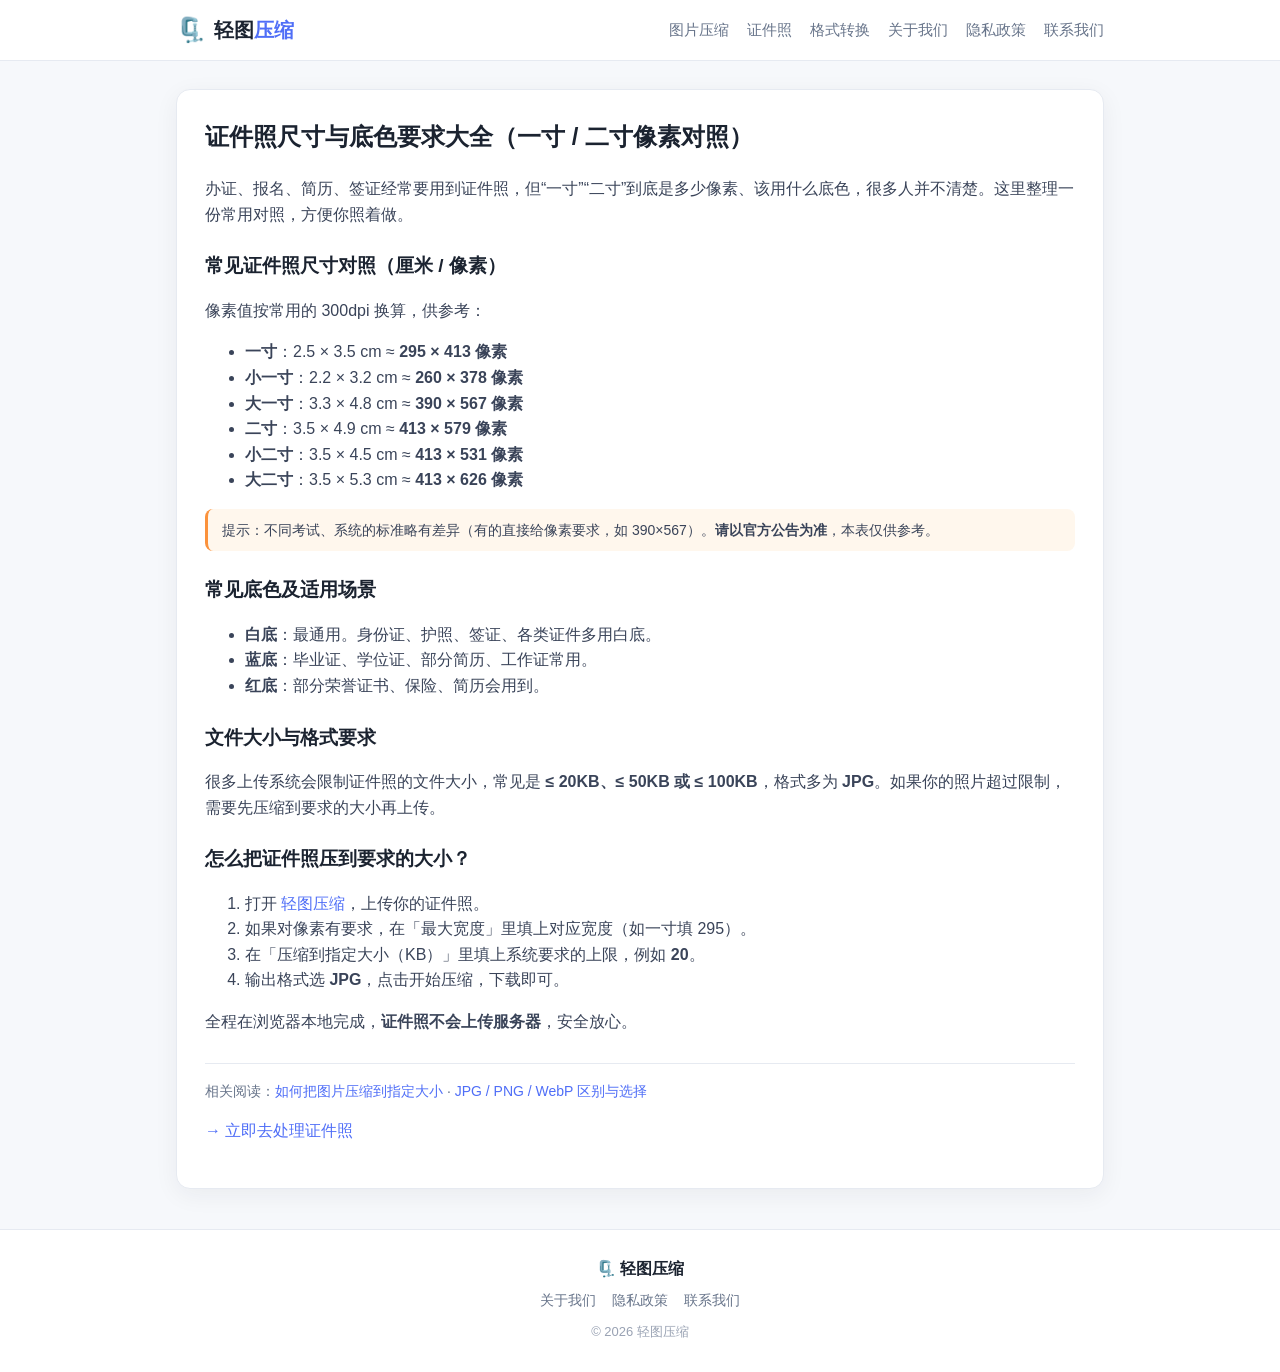
<file: guide-id-photo.html>
<!DOCTYPE html>
<html lang="zh-CN">
<head>
  <meta charset="UTF-8" />
  <meta name="viewport" content="width=device-width, initial-scale=1.0" />
  <title>证件照尺寸与底色要求大全（一寸/二寸像素对照）- 轻图</title>
  <meta name="description" content="一寸、小一寸、大一寸、二寸、小二寸、大二寸证件照的厘米与像素对照表，以及白底、蓝底、红底的适用场景，附把照片压到指定大小的方法。" />
  <meta name="keywords" content="证件照尺寸,一寸照片尺寸,二寸照片像素,证件照底色,一寸照片像素,证件照大小要求" />
  <link rel="canonical" href="https://qingtu.top/guide-id-photo.html" />
  <link rel="icon" href="data:image/svg+xml,<svg xmlns='http://www.w3.org/2000/svg' viewBox='0 0 100 100'><text y='.9em' font-size='90'>🗜️</text></svg>" />
  <link rel="stylesheet" href="styles.css" />
  <!-- Google AdSense -->
  <script async src="https://pagead2.googlesyndication.com/pagead/js/adsbygoogle.js?client=ca-pub-9111319388478060" crossorigin="anonymous"></script>
</head>
<body>
  <header class="site-header">
    <div class="container header-inner">
      <a class="brand" href="index.html"><span class="brand-logo">🗜️</span><span class="brand-name">轻图<span class="brand-sub">压缩</span></span></a>
      <nav class="site-nav">
        <a href="index.html">图片压缩</a>
        <a href="id-photo.html">证件照</a>
        <a href="format-convert.html">格式转换</a>
        <a href="about.html">关于我们</a>
        <a href="privacy.html">隐私政策</a>
        <a href="contact.html">联系我们</a>
      </nav>
    </div>
  </header>

  <main class="container">
    <article class="page">
      <h1>证件照尺寸与底色要求大全（一寸 / 二寸像素对照）</h1>
      <p>办证、报名、简历、签证经常要用到证件照，但“一寸”“二寸”到底是多少像素、该用什么底色，很多人并不清楚。这里整理一份常用对照，方便你照着做。</p>

      <h2>常见证件照尺寸对照（厘米 / 像素）</h2>
      <p>像素值按常用的 300dpi 换算，供参考：</p>
      <ul>
        <li><strong>一寸</strong>：2.5 × 3.5 cm ≈ <strong>295 × 413 像素</strong></li>
        <li><strong>小一寸</strong>：2.2 × 3.2 cm ≈ <strong>260 × 378 像素</strong></li>
        <li><strong>大一寸</strong>：3.3 × 4.8 cm ≈ <strong>390 × 567 像素</strong></li>
        <li><strong>二寸</strong>：3.5 × 4.9 cm ≈ <strong>413 × 579 像素</strong></li>
        <li><strong>小二寸</strong>：3.5 × 4.5 cm ≈ <strong>413 × 531 像素</strong></li>
        <li><strong>大二寸</strong>：3.5 × 5.3 cm ≈ <strong>413 × 626 像素</strong></li>
      </ul>
      <p class="guide-note">提示：不同考试、系统的标准略有差异（有的直接给像素要求，如 390×567）。<strong>请以官方公告为准</strong>，本表仅供参考。</p>

      <h2>常见底色及适用场景</h2>
      <ul>
        <li><strong>白底</strong>：最通用。身份证、护照、签证、各类证件多用白底。</li>
        <li><strong>蓝底</strong>：毕业证、学位证、部分简历、工作证常用。</li>
        <li><strong>红底</strong>：部分荣誉证书、保险、简历会用到。</li>
      </ul>

      <h2>文件大小与格式要求</h2>
      <p>很多上传系统会限制证件照的文件大小，常见是 <strong>≤ 20KB、≤ 50KB 或 ≤ 100KB</strong>，格式多为 <strong>JPG</strong>。如果你的照片超过限制，需要先压缩到要求的大小再上传。</p>

      <h2>怎么把证件照压到要求的大小？</h2>
      <ol>
        <li>打开 <a href="index.html">轻图压缩</a>，上传你的证件照。</li>
        <li>如果对像素有要求，在「最大宽度」里填上对应宽度（如一寸填 295）。</li>
        <li>在「压缩到指定大小（KB）」里填上系统要求的上限，例如 <strong>20</strong>。</li>
        <li>输出格式选 <strong>JPG</strong>，点击开始压缩，下载即可。</li>
      </ol>
      <p>全程在浏览器本地完成，<strong>证件照不会上传服务器</strong>，安全放心。</p>

      <p class="guide-related">相关阅读：<a href="guide-compress-size.html">如何把图片压缩到指定大小</a> · <a href="guide-image-formats.html">JPG / PNG / WebP 区别与选择</a></p>
      <p><a href="index.html">→ 立即去处理证件照</a></p>
    </article>
  </main>

  <footer class="site-footer">
    <div class="container footer-inner">
      <div class="footer-brand">🗜️ 轻图压缩</div>
      <nav class="footer-nav">
        <a href="about.html">关于我们</a>
        <a href="privacy.html">隐私政策</a>
        <a href="contact.html">联系我们</a>
      </nav>
      <p class="footer-copy">© <span id="year"></span> 轻图压缩</p>
    </div>
  </footer>
  <script>document.getElementById("year").textContent = new Date().getFullYear();</script>
</body>
</html>
</file>
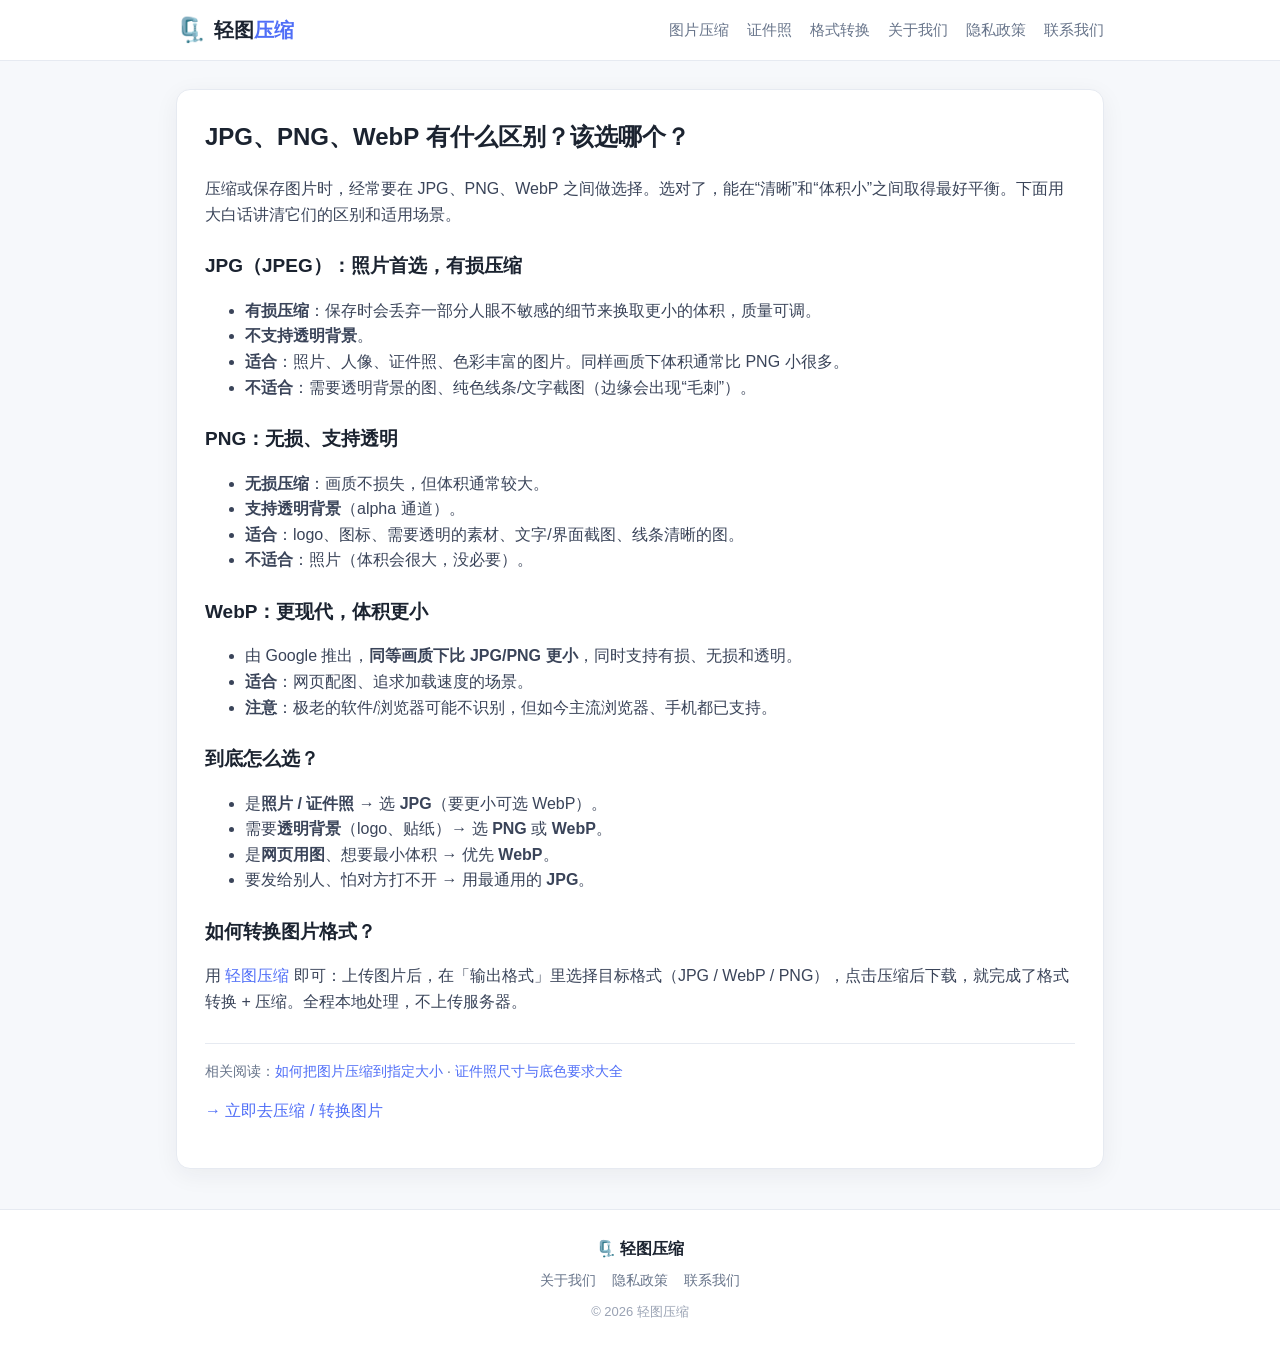
<file: guide-image-formats.html>
<!DOCTYPE html>
<html lang="zh-CN">
<head>
  <meta charset="UTF-8" />
  <meta name="viewport" content="width=device-width, initial-scale=1.0" />
  <title>JPG、PNG、WebP 有什么区别？该选哪个？- 轻图</title>
  <meta name="description" content="一文讲清 JPG、PNG、WebP 三种常见图片格式的区别：有损与无损、透明、体积、兼容性，以及照片、截图、网页配图分别该用哪种格式。" />
  <meta name="keywords" content="jpg和png区别,webp是什么,图片格式选择,png转jpg,webp转换,有损无损压缩" />
  <link rel="canonical" href="https://qingtu.top/guide-image-formats.html" />
  <link rel="icon" href="data:image/svg+xml,<svg xmlns='http://www.w3.org/2000/svg' viewBox='0 0 100 100'><text y='.9em' font-size='90'>🗜️</text></svg>" />
  <link rel="stylesheet" href="styles.css" />
  <!-- Google AdSense -->
  <script async src="https://pagead2.googlesyndication.com/pagead/js/adsbygoogle.js?client=ca-pub-9111319388478060" crossorigin="anonymous"></script>
</head>
<body>
  <header class="site-header">
    <div class="container header-inner">
      <a class="brand" href="index.html"><span class="brand-logo">🗜️</span><span class="brand-name">轻图<span class="brand-sub">压缩</span></span></a>
      <nav class="site-nav">
        <a href="index.html">图片压缩</a>
        <a href="id-photo.html">证件照</a>
        <a href="format-convert.html">格式转换</a>
        <a href="about.html">关于我们</a>
        <a href="privacy.html">隐私政策</a>
        <a href="contact.html">联系我们</a>
      </nav>
    </div>
  </header>

  <main class="container">
    <article class="page">
      <h1>JPG、PNG、WebP 有什么区别？该选哪个？</h1>
      <p>压缩或保存图片时，经常要在 JPG、PNG、WebP 之间做选择。选对了，能在“清晰”和“体积小”之间取得最好平衡。下面用大白话讲清它们的区别和适用场景。</p>

      <h2>JPG（JPEG）：照片首选，有损压缩</h2>
      <ul>
        <li><strong>有损压缩</strong>：保存时会丢弃一部分人眼不敏感的细节来换取更小的体积，质量可调。</li>
        <li><strong>不支持透明背景</strong>。</li>
        <li><strong>适合</strong>：照片、人像、证件照、色彩丰富的图片。同样画质下体积通常比 PNG 小很多。</li>
        <li><strong>不适合</strong>：需要透明背景的图、纯色线条/文字截图（边缘会出现“毛刺”）。</li>
      </ul>

      <h2>PNG：无损、支持透明</h2>
      <ul>
        <li><strong>无损压缩</strong>：画质不损失，但体积通常较大。</li>
        <li><strong>支持透明背景</strong>（alpha 通道）。</li>
        <li><strong>适合</strong>：logo、图标、需要透明的素材、文字/界面截图、线条清晰的图。</li>
        <li><strong>不适合</strong>：照片（体积会很大，没必要）。</li>
      </ul>

      <h2>WebP：更现代，体积更小</h2>
      <ul>
        <li>由 Google 推出，<strong>同等画质下比 JPG/PNG 更小</strong>，同时支持有损、无损和透明。</li>
        <li><strong>适合</strong>：网页配图、追求加载速度的场景。</li>
        <li><strong>注意</strong>：极老的软件/浏览器可能不识别，但如今主流浏览器、手机都已支持。</li>
      </ul>

      <h2>到底怎么选？</h2>
      <ul>
        <li>是<strong>照片 / 证件照</strong> → 选 <strong>JPG</strong>（要更小可选 WebP）。</li>
        <li>需要<strong>透明背景</strong>（logo、贴纸）→ 选 <strong>PNG</strong> 或 <strong>WebP</strong>。</li>
        <li>是<strong>网页用图</strong>、想要最小体积 → 优先 <strong>WebP</strong>。</li>
        <li>要发给别人、怕对方打不开 → 用最通用的 <strong>JPG</strong>。</li>
      </ul>

      <h2>如何转换图片格式？</h2>
      <p>用 <a href="index.html">轻图压缩</a> 即可：上传图片后，在「输出格式」里选择目标格式（JPG / WebP / PNG），点击压缩后下载，就完成了格式转换 + 压缩。全程本地处理，不上传服务器。</p>

      <p class="guide-related">相关阅读：<a href="guide-compress-size.html">如何把图片压缩到指定大小</a> · <a href="guide-id-photo.html">证件照尺寸与底色要求大全</a></p>
      <p><a href="index.html">→ 立即去压缩 / 转换图片</a></p>
    </article>
  </main>

  <footer class="site-footer">
    <div class="container footer-inner">
      <div class="footer-brand">🗜️ 轻图压缩</div>
      <nav class="footer-nav">
        <a href="about.html">关于我们</a>
        <a href="privacy.html">隐私政策</a>
        <a href="contact.html">联系我们</a>
      </nav>
      <p class="footer-copy">© <span id="year"></span> 轻图压缩</p>
    </div>
  </footer>
  <script>document.getElementById("year").textContent = new Date().getFullYear();</script>
</body>
</html>
</file>
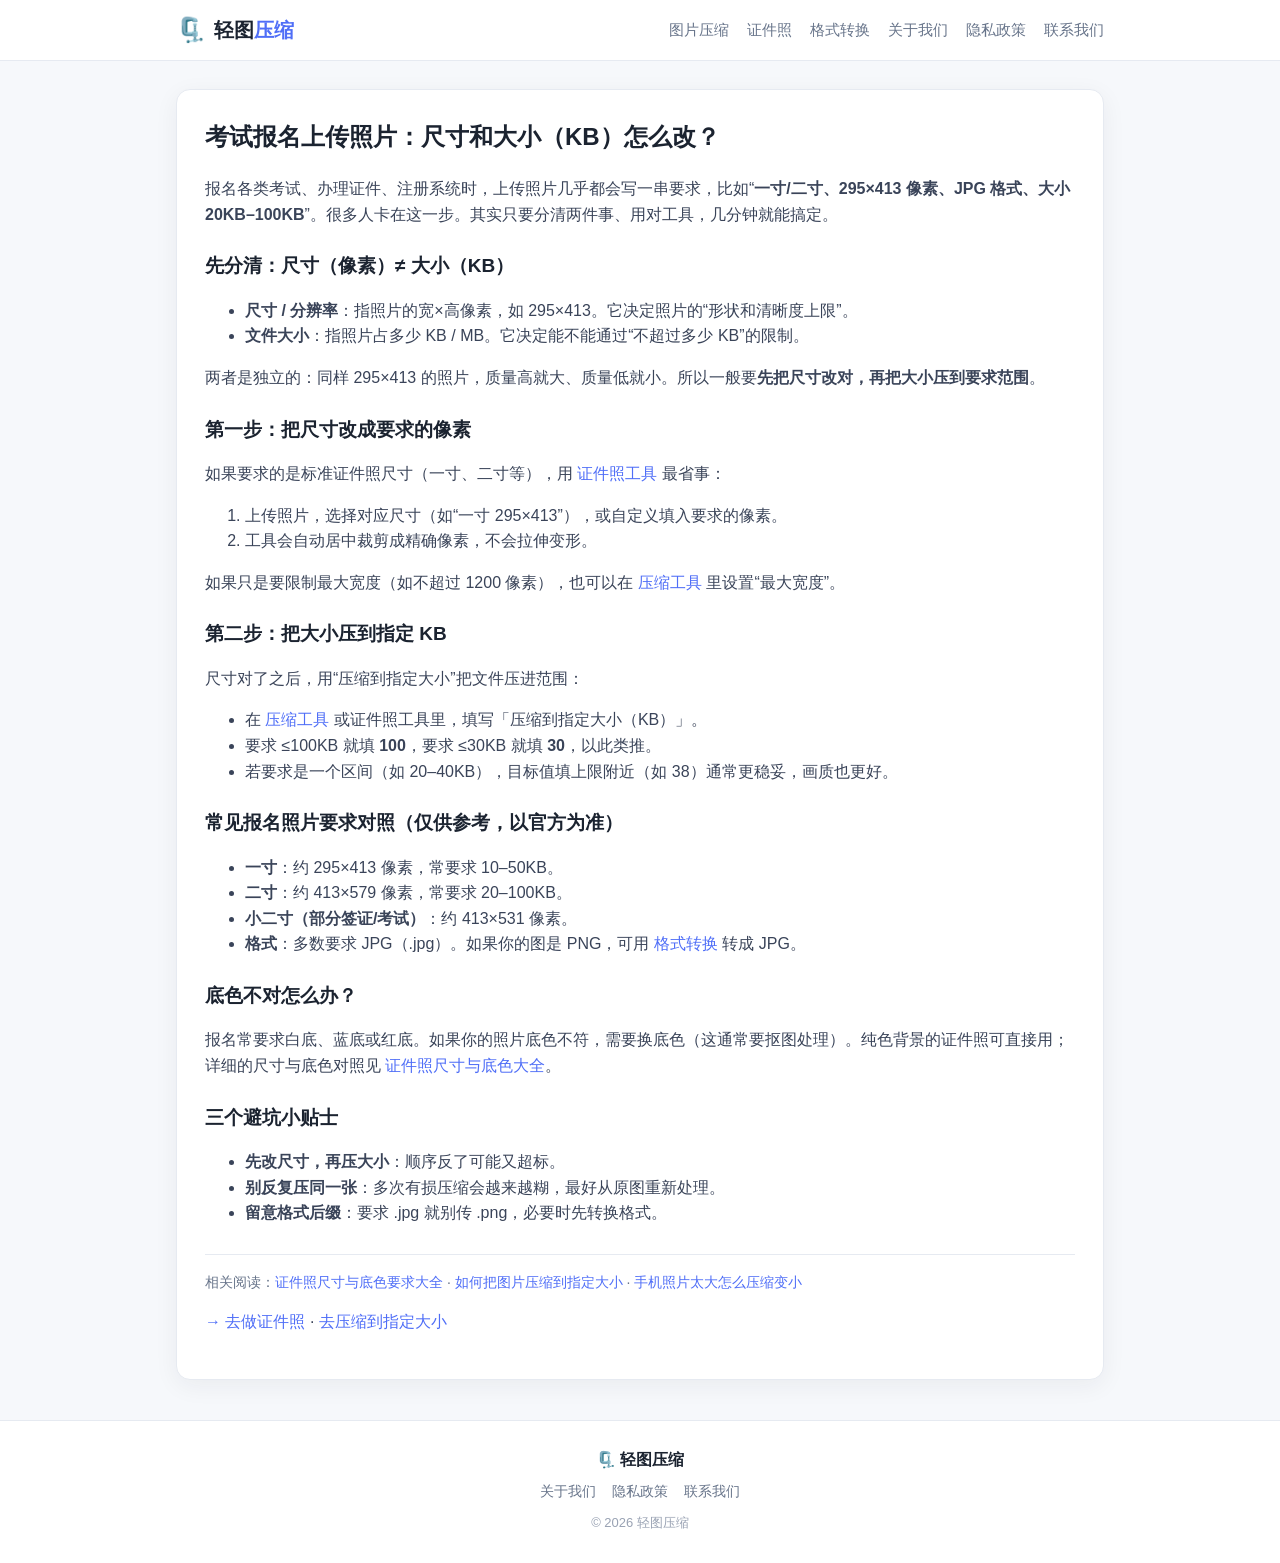
<file: guide-photo-upload-size.html>
<!DOCTYPE html>
<html lang="zh-CN">
<head>
  <meta charset="UTF-8" />
  <meta name="viewport" content="width=device-width, initial-scale=1.0" />
  <title>考试报名上传照片：尺寸和大小（KB）怎么改？- 轻图</title>
  <meta name="description" content="报名、考试、各类系统上传照片常同时限制“尺寸（像素）”和“大小（KB）”。本文讲清两者区别，并教你一步步把照片改成要求的尺寸、压到指定 KB，附常见报名照片要求对照。" />
  <meta name="keywords" content="报名照片尺寸,上传照片大小要求,照片kb太大怎么改,考试报名照片压缩,照片像素和大小,证件照上传要求" />
  <link rel="canonical" href="https://qingtu.top/guide-photo-upload-size.html" />
  <link rel="icon" href="data:image/svg+xml,<svg xmlns='http://www.w3.org/2000/svg' viewBox='0 0 100 100'><text y='.9em' font-size='90'>🗜️</text></svg>" />
  <link rel="stylesheet" href="styles.css" />
  <!-- Google AdSense -->
  <script async src="https://pagead2.googlesyndication.com/pagead/js/adsbygoogle.js?client=ca-pub-9111319388478060" crossorigin="anonymous"></script>
</head>
<body>
  <header class="site-header">
    <div class="container header-inner">
      <a class="brand" href="index.html"><span class="brand-logo">🗜️</span><span class="brand-name">轻图<span class="brand-sub">压缩</span></span></a>
      <nav class="site-nav">
        <a href="index.html">图片压缩</a>
        <a href="id-photo.html">证件照</a>
        <a href="format-convert.html">格式转换</a>
        <a href="about.html">关于我们</a>
        <a href="privacy.html">隐私政策</a>
        <a href="contact.html">联系我们</a>
      </nav>
    </div>
  </header>

  <main class="container">
    <article class="page">
      <h1>考试报名上传照片：尺寸和大小（KB）怎么改？</h1>
      <p>报名各类考试、办理证件、注册系统时，上传照片几乎都会写一串要求，比如“<strong>一寸/二寸、295×413 像素、JPG 格式、大小 20KB–100KB</strong>”。很多人卡在这一步。其实只要分清两件事、用对工具，几分钟就能搞定。</p>

      <h2>先分清：尺寸（像素）≠ 大小（KB）</h2>
      <ul>
        <li><strong>尺寸 / 分辨率</strong>：指照片的宽×高像素，如 295×413。它决定照片的“形状和清晰度上限”。</li>
        <li><strong>文件大小</strong>：指照片占多少 KB / MB。它决定能不能通过“不超过多少 KB”的限制。</li>
      </ul>
      <p>两者是独立的：同样 295×413 的照片，质量高就大、质量低就小。所以一般要<strong>先把尺寸改对，再把大小压到要求范围</strong>。</p>

      <h2>第一步：把尺寸改成要求的像素</h2>
      <p>如果要求的是标准证件照尺寸（一寸、二寸等），用 <a href="id-photo.html">证件照工具</a> 最省事：</p>
      <ol>
        <li>上传照片，选择对应尺寸（如“一寸 295×413”），或自定义填入要求的像素。</li>
        <li>工具会自动居中裁剪成精确像素，不会拉伸变形。</li>
      </ol>
      <p>如果只是要限制最大宽度（如不超过 1200 像素），也可以在 <a href="index.html">压缩工具</a> 里设置“最大宽度”。</p>

      <h2>第二步：把大小压到指定 KB</h2>
      <p>尺寸对了之后，用“压缩到指定大小”把文件压进范围：</p>
      <ul>
        <li>在 <a href="index.html">压缩工具</a> 或证件照工具里，填写「压缩到指定大小（KB）」。</li>
        <li>要求 ≤100KB 就填 <strong>100</strong>，要求 ≤30KB 就填 <strong>30</strong>，以此类推。</li>
        <li>若要求是一个区间（如 20–40KB），目标值填上限附近（如 38）通常更稳妥，画质也更好。</li>
      </ul>

      <h2>常见报名照片要求对照（仅供参考，以官方为准）</h2>
      <ul>
        <li><strong>一寸</strong>：约 295×413 像素，常要求 10–50KB。</li>
        <li><strong>二寸</strong>：约 413×579 像素，常要求 20–100KB。</li>
        <li><strong>小二寸（部分签证/考试）</strong>：约 413×531 像素。</li>
        <li><strong>格式</strong>：多数要求 JPG（.jpg）。如果你的图是 PNG，可用 <a href="format-convert.html">格式转换</a> 转成 JPG。</li>
      </ul>

      <h2>底色不对怎么办？</h2>
      <p>报名常要求白底、蓝底或红底。如果你的照片底色不符，需要换底色（这通常要抠图处理）。纯色背景的证件照可直接用；详细的尺寸与底色对照见 <a href="guide-id-photo.html">证件照尺寸与底色大全</a>。</p>

      <h2>三个避坑小贴士</h2>
      <ul>
        <li><strong>先改尺寸，再压大小</strong>：顺序反了可能又超标。</li>
        <li><strong>别反复压同一张</strong>：多次有损压缩会越来越糊，最好从原图重新处理。</li>
        <li><strong>留意格式后缀</strong>：要求 .jpg 就别传 .png，必要时先转换格式。</li>
      </ul>

      <p class="guide-related">相关阅读：<a href="guide-id-photo.html">证件照尺寸与底色要求大全</a> · <a href="guide-compress-size.html">如何把图片压缩到指定大小</a> · <a href="guide-compress-phone-photo.html">手机照片太大怎么压缩变小</a></p>
      <p><a href="id-photo.html">→ 去做证件照</a> · <a href="index.html">去压缩到指定大小</a></p>
    </article>
  </main>

  <footer class="site-footer">
    <div class="container footer-inner">
      <div class="footer-brand">🗜️ 轻图压缩</div>
      <nav class="footer-nav">
        <a href="about.html">关于我们</a>
        <a href="privacy.html">隐私政策</a>
        <a href="contact.html">联系我们</a>
      </nav>
      <p class="footer-copy">© <span id="year"></span> 轻图压缩</p>
    </div>
  </footer>
  <script>document.getElementById("year").textContent = new Date().getFullYear();</script>
</body>
</html>
</file>
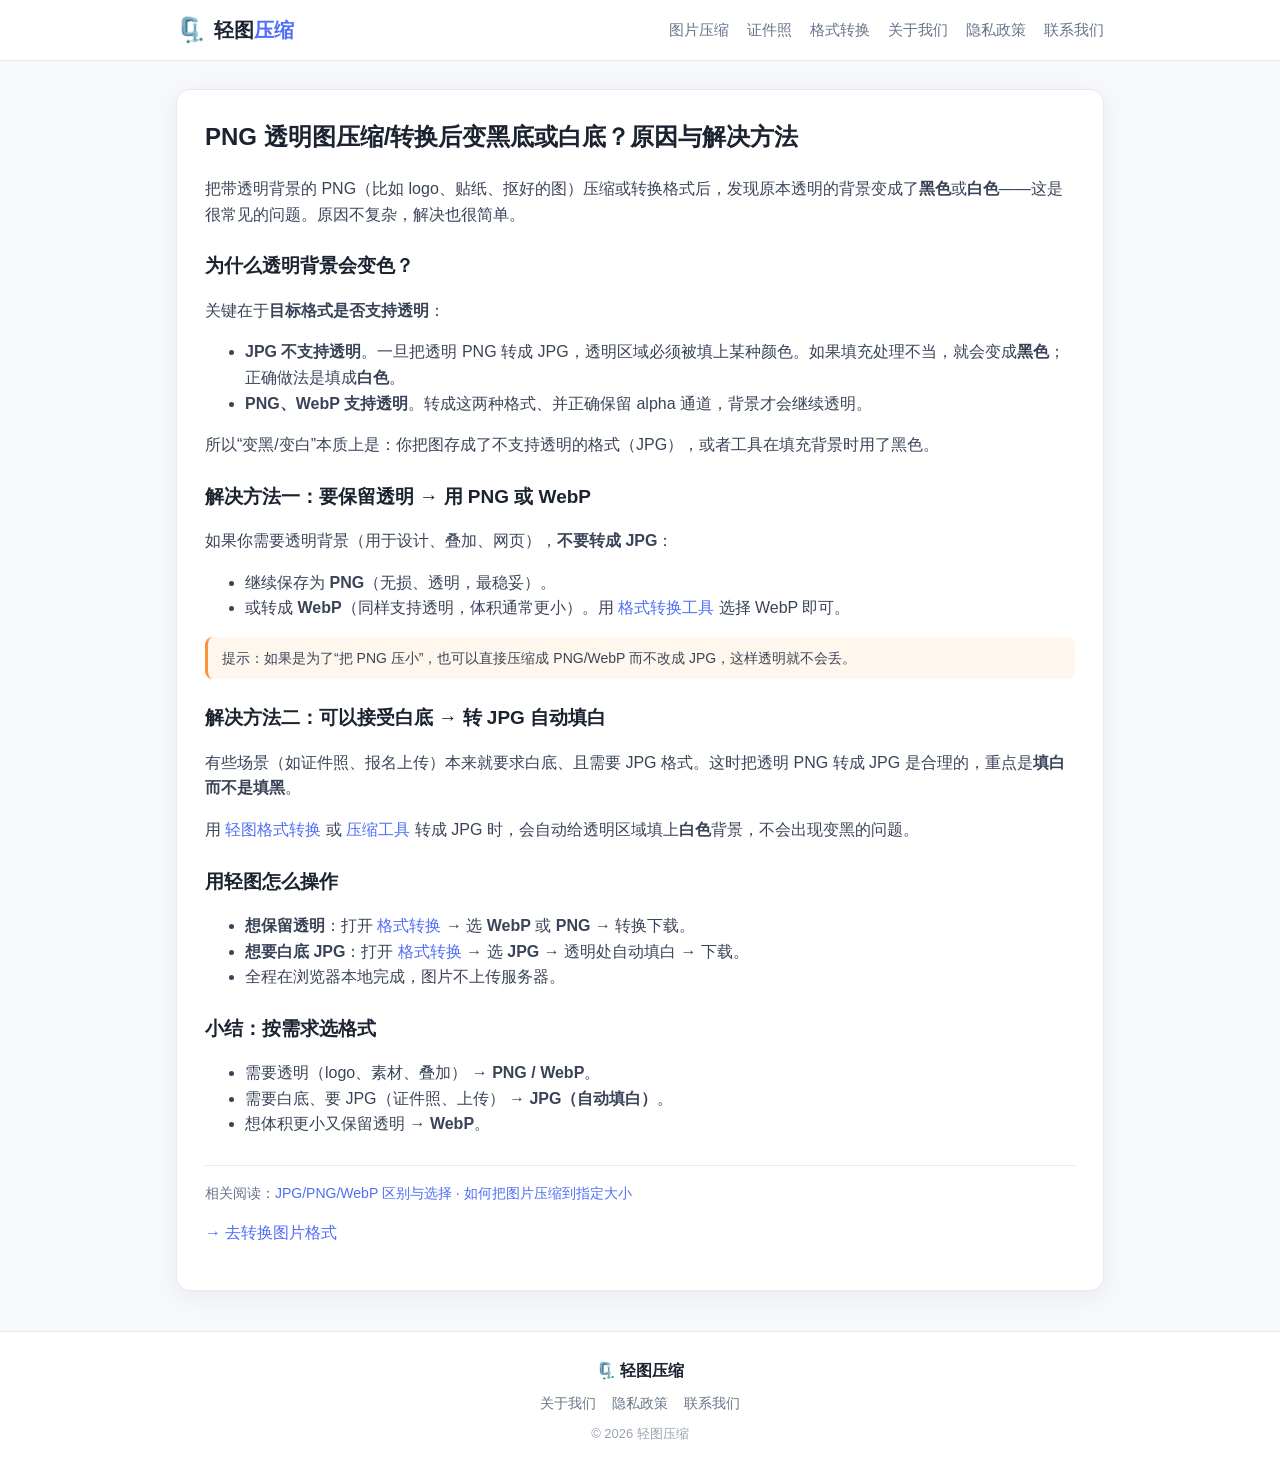
<file: guide-png-transparent.html>
<!DOCTYPE html>
<html lang="zh-CN">
<head>
  <meta charset="UTF-8" />
  <meta name="viewport" content="width=device-width, initial-scale=1.0" />
  <title>PNG 透明图压缩/转换后变黑底或白底？原因与解决方法 - 轻图</title>
  <meta name="description" content="PNG 透明背景图片在压缩或转换格式后，背景变成黑色或白色？本文讲清原因（JPG 不支持透明），并教你如何正确保留透明背景，或按需要换成白底。" />
  <meta name="keywords" content="png透明背景变黑,png转jpg背景变黑,透明图片压缩变黑底,png背景变白,保留透明背景压缩,png透明" />
  <link rel="canonical" href="https://qingtu.top/guide-png-transparent.html" />
  <link rel="icon" href="data:image/svg+xml,<svg xmlns='http://www.w3.org/2000/svg' viewBox='0 0 100 100'><text y='.9em' font-size='90'>🗜️</text></svg>" />
  <link rel="stylesheet" href="styles.css" />
  <!-- Google AdSense -->
  <script async src="https://pagead2.googlesyndication.com/pagead/js/adsbygoogle.js?client=ca-pub-9111319388478060" crossorigin="anonymous"></script>
</head>
<body>
  <header class="site-header">
    <div class="container header-inner">
      <a class="brand" href="index.html"><span class="brand-logo">🗜️</span><span class="brand-name">轻图<span class="brand-sub">压缩</span></span></a>
      <nav class="site-nav">
        <a href="index.html">图片压缩</a>
        <a href="id-photo.html">证件照</a>
        <a href="format-convert.html">格式转换</a>
        <a href="about.html">关于我们</a>
        <a href="privacy.html">隐私政策</a>
        <a href="contact.html">联系我们</a>
      </nav>
    </div>
  </header>

  <main class="container">
    <article class="page">
      <h1>PNG 透明图压缩/转换后变黑底或白底？原因与解决方法</h1>
      <p>把带透明背景的 PNG（比如 logo、贴纸、抠好的图）压缩或转换格式后，发现原本透明的背景变成了<strong>黑色</strong>或<strong>白色</strong>——这是很常见的问题。原因不复杂，解决也很简单。</p>

      <h2>为什么透明背景会变色？</h2>
      <p>关键在于<strong>目标格式是否支持透明</strong>：</p>
      <ul>
        <li><strong>JPG 不支持透明</strong>。一旦把透明 PNG 转成 JPG，透明区域必须被填上某种颜色。如果填充处理不当，就会变成<strong>黑色</strong>；正确做法是填成<strong>白色</strong>。</li>
        <li><strong>PNG、WebP 支持透明</strong>。转成这两种格式、并正确保留 alpha 通道，背景才会继续透明。</li>
      </ul>
      <p>所以“变黑/变白”本质上是：你把图存成了不支持透明的格式（JPG），或者工具在填充背景时用了黑色。</p>

      <h2>解决方法一：要保留透明 → 用 PNG 或 WebP</h2>
      <p>如果你需要透明背景（用于设计、叠加、网页），<strong>不要转成 JPG</strong>：</p>
      <ul>
        <li>继续保存为 <strong>PNG</strong>（无损、透明，最稳妥）。</li>
        <li>或转成 <strong>WebP</strong>（同样支持透明，体积通常更小）。用 <a href="format-convert.html">格式转换工具</a> 选择 WebP 即可。</li>
      </ul>
      <p class="guide-note">提示：如果是为了“把 PNG 压小”，也可以直接压缩成 PNG/WebP 而不改成 JPG，这样透明就不会丢。</p>

      <h2>解决方法二：可以接受白底 → 转 JPG 自动填白</h2>
      <p>有些场景（如证件照、报名上传）本来就要求白底、且需要 JPG 格式。这时把透明 PNG 转成 JPG 是合理的，重点是<strong>填白而不是填黑</strong>。</p>
      <p>用 <a href="format-convert.html">轻图格式转换</a> 或 <a href="index.html">压缩工具</a> 转成 JPG 时，会自动给透明区域填上<strong>白色</strong>背景，不会出现变黑的问题。</p>

      <h2>用轻图怎么操作</h2>
      <ul>
        <li><strong>想保留透明</strong>：打开 <a href="format-convert.html">格式转换</a> → 选 <strong>WebP</strong> 或 <strong>PNG</strong> → 转换下载。</li>
        <li><strong>想要白底 JPG</strong>：打开 <a href="format-convert.html">格式转换</a> → 选 <strong>JPG</strong> → 透明处自动填白 → 下载。</li>
        <li>全程在浏览器本地完成，图片不上传服务器。</li>
      </ul>

      <h2>小结：按需求选格式</h2>
      <ul>
        <li>需要透明（logo、素材、叠加） → <strong>PNG / WebP</strong>。</li>
        <li>需要白底、要 JPG（证件照、上传） → <strong>JPG（自动填白）</strong>。</li>
        <li>想体积更小又保留透明 → <strong>WebP</strong>。</li>
      </ul>

      <p class="guide-related">相关阅读：<a href="guide-image-formats.html">JPG/PNG/WebP 区别与选择</a> · <a href="guide-compress-size.html">如何把图片压缩到指定大小</a></p>
      <p><a href="format-convert.html">→ 去转换图片格式</a></p>
    </article>
  </main>

  <footer class="site-footer">
    <div class="container footer-inner">
      <div class="footer-brand">🗜️ 轻图压缩</div>
      <nav class="footer-nav">
        <a href="about.html">关于我们</a>
        <a href="privacy.html">隐私政策</a>
        <a href="contact.html">联系我们</a>
      </nav>
      <p class="footer-copy">© <span id="year"></span> 轻图压缩</p>
    </div>
  </footer>
  <script>document.getElementById("year").textContent = new Date().getFullYear();</script>
</body>
</html>
</file>
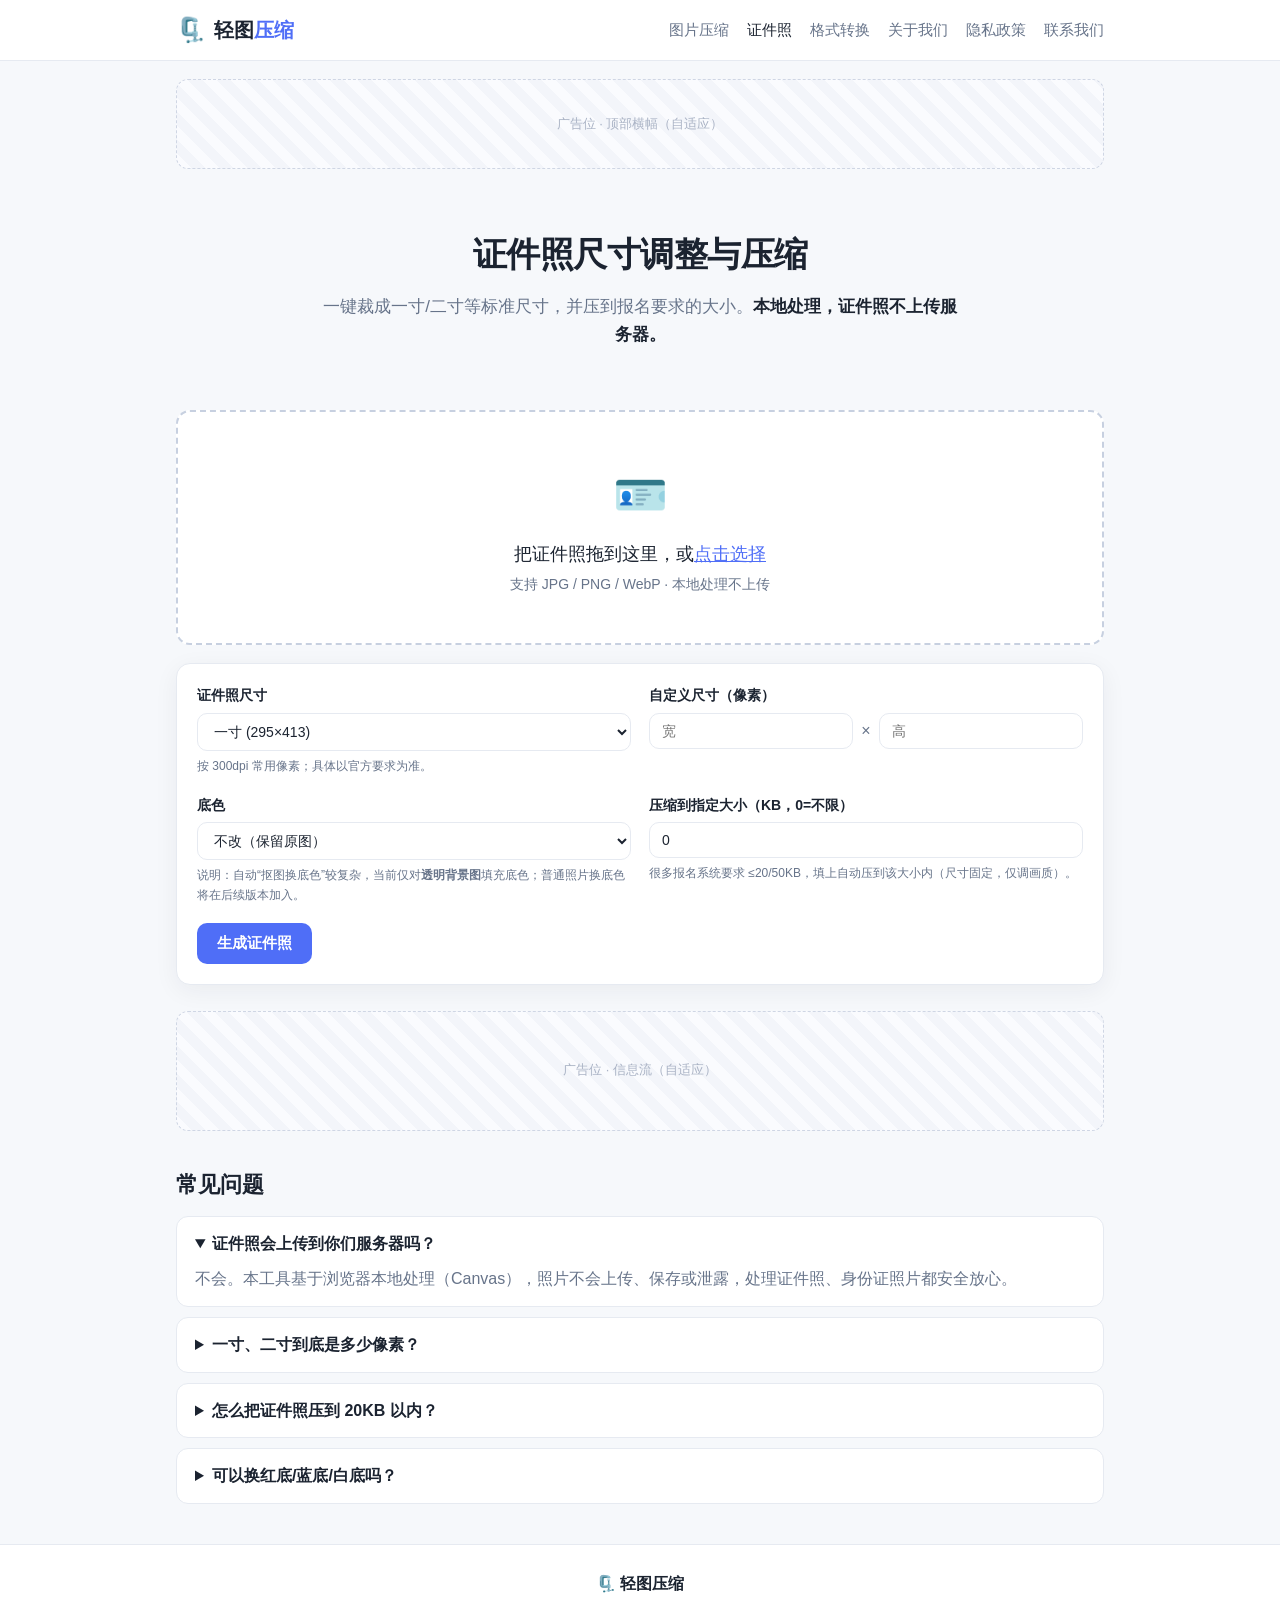
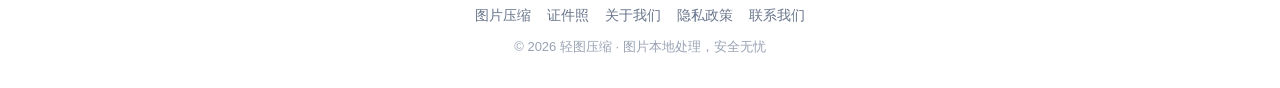
<file: id-photo.html>
<!DOCTYPE html>
<html lang="zh-CN">
<head>
  <meta charset="UTF-8" />
  <meta name="viewport" content="width=device-width, initial-scale=1.0" />
  <title>证件照尺寸调整与压缩 - 一寸/二寸照在线制作 | 轻图</title>
  <meta name="description" content="在线把照片裁成一寸、二寸等标准证件照尺寸，并压缩到指定大小（如20KB）。浏览器本地处理，证件照不上传服务器，安全免费。" />
  <meta name="keywords" content="证件照制作,一寸照片,二寸照片,证件照尺寸,证件照压缩,在线证件照,照片改尺寸" />
  <link rel="canonical" href="https://qingtu.top/id-photo.html" />
  <link rel="icon" href="data:image/svg+xml,<svg xmlns='http://www.w3.org/2000/svg' viewBox='0 0 100 100'><text y='.9em' font-size='90'>🗜️</text></svg>" />
  <link rel="stylesheet" href="styles.css" />
  <!-- Google AdSense -->
  <script async src="https://pagead2.googlesyndication.com/pagead/js/adsbygoogle.js?client=ca-pub-9111319388478060" crossorigin="anonymous"></script>
</head>
<body>
  <header class="site-header">
    <div class="container header-inner">
      <a class="brand" href="index.html"><span class="brand-logo">🗜️</span><span class="brand-name">轻图<span class="brand-sub">压缩</span></span></a>
      <nav class="site-nav">
        <a href="index.html">图片压缩</a>
        <a href="id-photo.html" class="active">证件照</a>
        <a href="format-convert.html">格式转换</a>
        <a href="about.html">关于我们</a>
        <a href="privacy.html">隐私政策</a>
        <a href="contact.html">联系我们</a>
      </nav>
    </div>
  </header>

  <div class="container">
    <div class="ad-slot ad-banner" data-ad="top-banner"><span class="ad-label">广告位 · 顶部横幅（自适应）</span></div>
  </div>

  <main class="container">
    <section class="hero">
      <h1>证件照尺寸调整与压缩</h1>
      <p class="subtitle">一键裁成一寸/二寸等标准尺寸，并压到报名要求的大小。<strong>本地处理，证件照不上传服务器。</strong></p>
    </section>

    <section class="tool">
      <div id="dropzone" class="dropzone">
        <input type="file" id="fileInput" accept="image/png,image/jpeg,image/webp" hidden />
        <div class="dropzone-inner">
          <div class="dropzone-icon">🪪</div>
          <p class="dropzone-title">把证件照拖到这里，或<button type="button" id="pickBtn" class="link-btn">点击选择</button></p>
          <p class="dropzone-hint">支持 JPG / PNG / WebP · 本地处理不上传</p>
        </div>
      </div>

      <div class="controls" id="controls" hidden>
        <div class="control">
          <label for="sizePreset">证件照尺寸</label>
          <select id="sizePreset">
            <option value="295x413">一寸 (295×413)</option>
            <option value="260x378">小一寸 (260×378)</option>
            <option value="390x567">大一寸 (390×567)</option>
            <option value="413x579">二寸 (413×579)</option>
            <option value="413x531">小二寸 (413×531)</option>
            <option value="413x626">大二寸 (413×626)</option>
            <option value="custom">自定义…</option>
          </select>
          <small>按 300dpi 常用像素；具体以官方要求为准。</small>
        </div>
        <div class="control" id="customSizeWrap" hidden>
          <label>自定义尺寸（像素）</label>
          <div class="row2">
            <input type="number" id="customW" min="1" placeholder="宽" />
            <span class="row2-x">×</span>
            <input type="number" id="customH" min="1" placeholder="高" />
          </div>
        </div>
        <div class="control">
          <label for="bgColor">底色</label>
          <select id="bgColor">
            <option value="">不改（保留原图）</option>
            <option value="#ffffff">白底</option>
            <option value="#438edb">蓝底</option>
            <option value="#d9001b">红底</option>
          </select>
          <small>说明：自动“抠图换底色”较复杂，当前仅对<strong>透明背景图</strong>填充底色；普通照片换底色将在后续版本加入。</small>
        </div>
        <div class="control">
          <label for="targetSize">压缩到指定大小（KB，0=不限）</label>
          <input type="number" id="targetSize" min="0" value="0" placeholder="如 20" />
          <small>很多报名系统要求 ≤20/50KB，填上自动压到该大小内（尺寸固定，仅调画质）。</small>
        </div>
        <div class="control control-actions">
          <button id="genBtn" class="btn btn-primary">生成证件照</button>
          <button id="clearBtn" class="btn btn-ghost" hidden>清空</button>
        </div>
      </div>

      <div class="summary" id="summary" hidden></div>
      <div class="results" id="results"></div>
    </section>

    <div class="ad-slot ad-inline" data-ad="in-content"><span class="ad-label">广告位 · 信息流（自适应）</span></div>

    <section class="faq">
      <h2>常见问题</h2>
      <details open>
        <summary>证件照会上传到你们服务器吗？</summary>
        <p>不会。本工具基于浏览器本地处理（Canvas），照片不会上传、保存或泄露，处理证件照、身份证照片都安全放心。</p>
      </details>
      <details>
        <summary>一寸、二寸到底是多少像素？</summary>
        <p>常用（300dpi）：一寸约 295×413、二寸约 413×579 像素。不同考试/系统标准略有差异，<strong>请以官方要求为准</strong>。更多见 <a href="guide-id-photo.html">证件照尺寸大全</a>。</p>
      </details>
      <details>
        <summary>怎么把证件照压到 20KB 以内？</summary>
        <p>在「压缩到指定大小」里填 20，点生成即可。工具会在保持所选尺寸的前提下自动调节画质压到目标内。详见 <a href="guide-compress-size.html">压缩到指定大小教程</a>。</p>
      </details>
      <details>
        <summary>可以换红底/蓝底/白底吗？</summary>
        <p>当前版本对“透明背景图”可直接填充底色；普通照片的自动抠图换底色功能正在开发中，敬请期待。</p>
      </details>
    </section>
  </main>

  <footer class="site-footer">
    <div class="container footer-inner">
      <div class="footer-brand">🗜️ 轻图压缩</div>
      <nav class="footer-nav">
        <a href="index.html">图片压缩</a>
        <a href="id-photo.html">证件照</a>
        <a href="about.html">关于我们</a>
        <a href="privacy.html">隐私政策</a>
        <a href="contact.html">联系我们</a>
      </nav>
      <p class="footer-copy">© <span id="year"></span> 轻图压缩 · 图片本地处理，安全无忧</p>
    </div>
  </footer>

  <script>document.getElementById("year").textContent = new Date().getFullYear();</script>
  <script src="id-photo.js"></script>
</body>
</html>
</file>
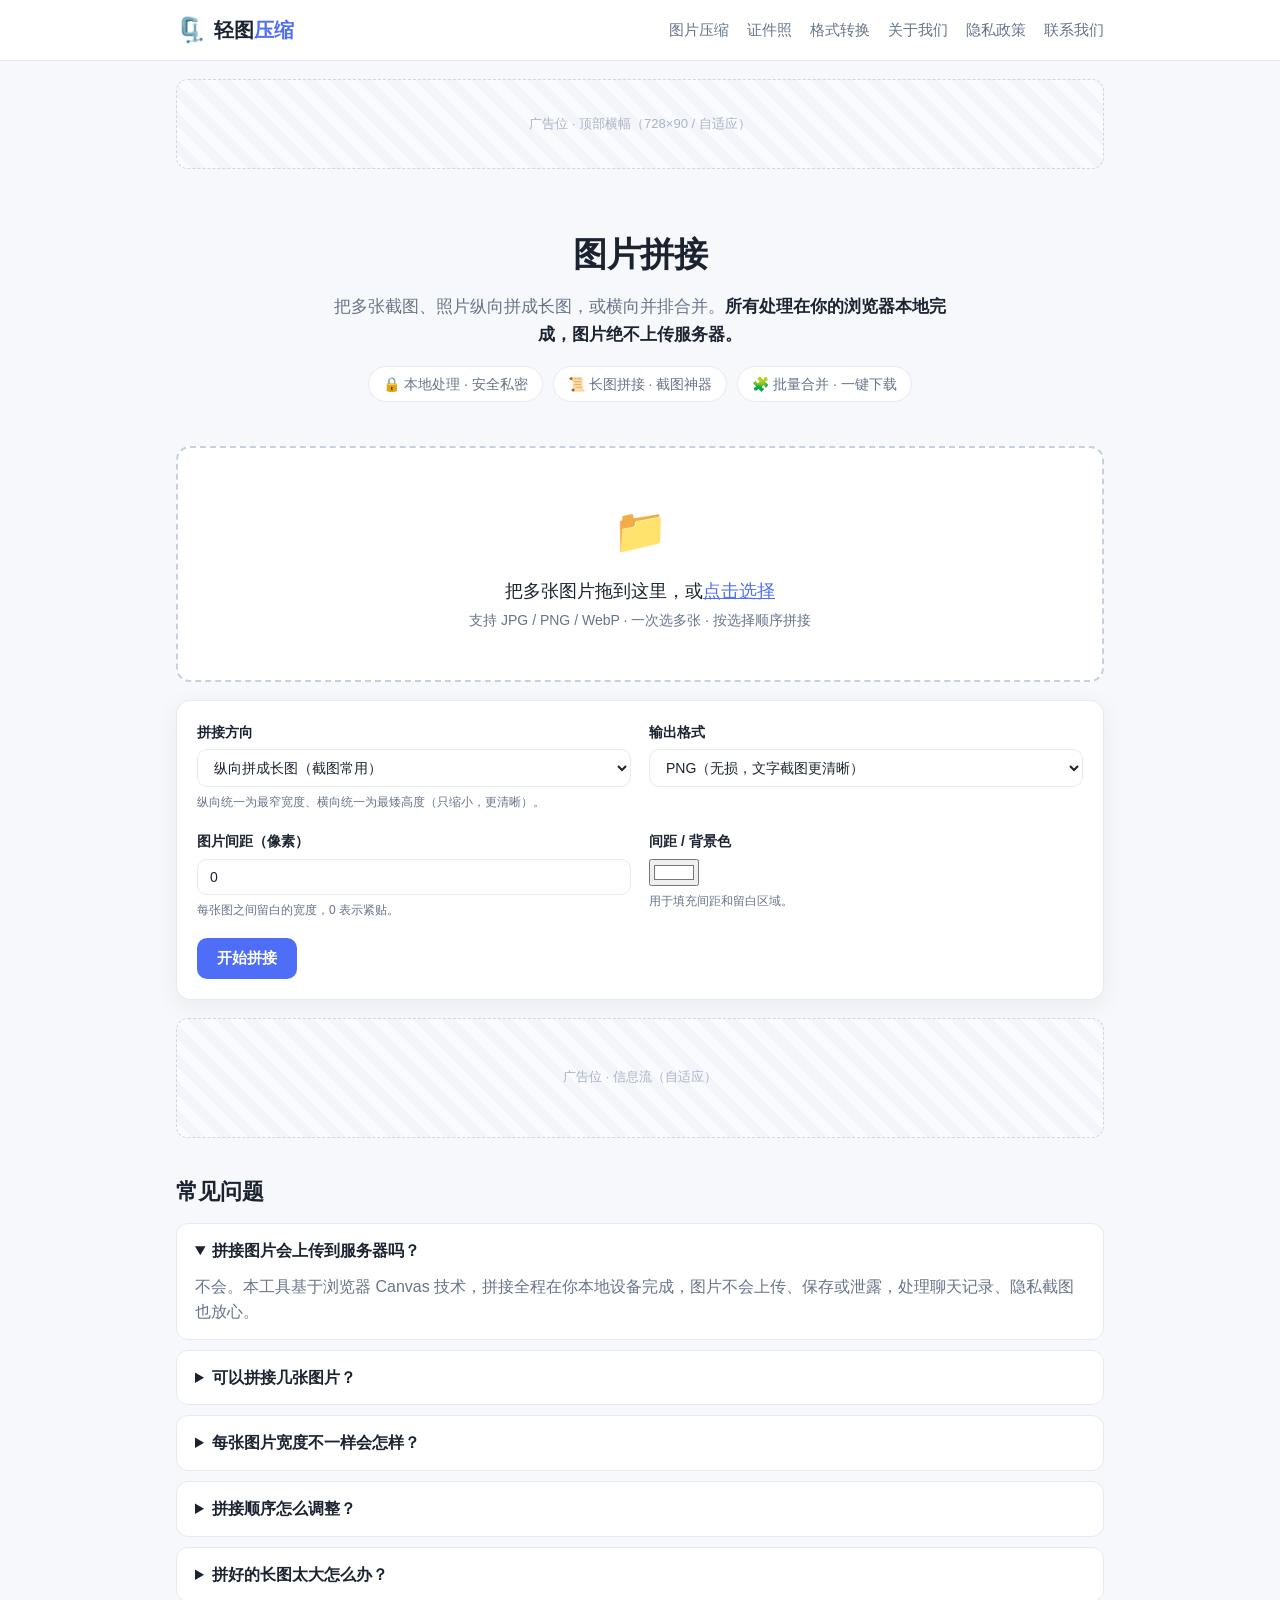
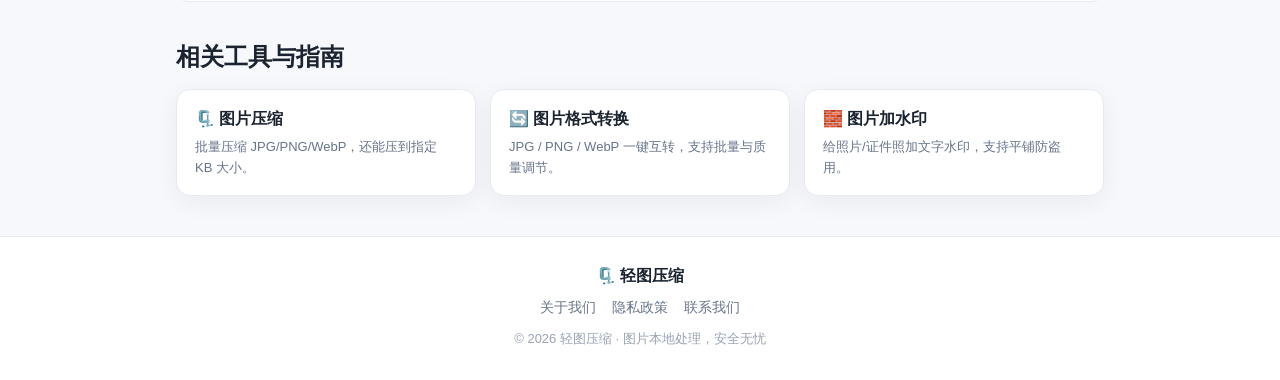
<file: merge.html>
<!DOCTYPE html>
<html lang="zh-CN">
<head>
  <meta charset="UTF-8" />
  <meta name="viewport" content="width=device-width, initial-scale=1.0" />
  <title>图片拼接 - 多张图片拼成长图/横向合并，本地不上传 | 轻图</title>
  <meta name="description" content="免费在线图片拼接工具，把多张截图、照片纵向拼成长图或横向并排合并，可设间距与背景色，支持批量。所有处理在浏览器本地完成，图片不上传服务器，安全又快速。" />
  <meta name="keywords" content="图片拼接,长图拼接,多张图片合并,截图拼接,聊天记录长图,在线拼图,图片合并" />
  <link rel="canonical" href="https://qingtu.top/merge.html" />

  <meta property="og:type" content="website" />
  <meta property="og:title" content="图片拼接 - 多张图拼成长图/横向合并" />
  <meta property="og:description" content="本地把多张截图拼成长图，免费不上传。" />
  <meta property="og:url" content="https://qingtu.top/merge.html" />

  <link rel="icon" href="data:image/svg+xml,<svg xmlns='http://www.w3.org/2000/svg' viewBox='0 0 100 100'><text y='.9em' font-size='90'>🗜️</text></svg>" />
  <link rel="stylesheet" href="styles.css" />

  <!-- Google AdSense -->
  <script async src="https://pagead2.googlesyndication.com/pagead/js/adsbygoogle.js?client=ca-pub-9111319388478060" crossorigin="anonymous"></script>

  <script type="application/ld+json">
  {
    "@context": "https://schema.org",
    "@type": "WebApplication",
    "name": "轻图 - 图片拼接",
    "applicationCategory": "MultimediaApplication",
    "operatingSystem": "Web",
    "offers": { "@type": "Offer", "price": "0", "priceCurrency": "CNY" },
    "description": "免费在线图片拼接工具，多张图纵向/横向合并，本地处理不上传。"
  }
  </script>
</head>
<body>
  <header class="site-header">
    <div class="container header-inner">
      <a class="brand" href="index.html">
        <span class="brand-logo">🗜️</span>
        <span class="brand-name">轻图<span class="brand-sub">压缩</span></span>
      </a>
      <nav class="site-nav">
        <a href="index.html">图片压缩</a>
        <a href="id-photo.html">证件照</a>
        <a href="format-convert.html">格式转换</a>
        <a href="about.html">关于我们</a>
        <a href="privacy.html">隐私政策</a>
        <a href="contact.html">联系我们</a>
      </nav>
    </div>
  </header>

  <div class="container">
    <div class="ad-slot ad-banner" data-ad="top-banner">
      <span class="ad-label">广告位 · 顶部横幅（728×90 / 自适应）</span>
    </div>
  </div>

  <main class="container">
    <section class="hero">
      <h1>图片拼接</h1>
      <p class="subtitle">把多张截图、照片纵向拼成长图，或横向并排合并。<strong>所有处理在你的浏览器本地完成，图片绝不上传服务器。</strong></p>
      <ul class="hero-badges">
        <li>🔒 本地处理 · 安全私密</li>
        <li>📜 长图拼接 · 截图神器</li>
        <li>🧩 批量合并 · 一键下载</li>
      </ul>
    </section>

    <section class="tool">
      <div id="dropzone" class="dropzone">
        <input type="file" id="fileInput" accept="image/png,image/jpeg,image/webp" multiple hidden />
        <div class="dropzone-inner">
          <div class="dropzone-icon">📁</div>
          <p class="dropzone-title">把多张图片拖到这里，或<button type="button" id="pickBtn" class="link-btn">点击选择</button></p>
          <p class="dropzone-hint">支持 JPG / PNG / WebP · 一次选多张 · 按选择顺序拼接</p>
        </div>
      </div>

      <div id="inputList"></div>

      <div class="controls" id="controls" hidden>
        <div class="control">
          <label for="mgDir">拼接方向</label>
          <select id="mgDir">
            <option value="v">纵向拼成长图（截图常用）</option>
            <option value="h">横向并排合并</option>
          </select>
          <small>纵向统一为最窄宽度、横向统一为最矮高度（只缩小，更清晰）。</small>
        </div>
        <div class="control">
          <label for="mgFormat">输出格式</label>
          <select id="mgFormat">
            <option value="image/png">PNG（无损，文字截图更清晰）</option>
            <option value="image/jpeg">JPG（体积更小）</option>
          </select>
        </div>
        <div class="control">
          <label for="mgGap">图片间距（像素）</label>
          <input type="number" id="mgGap" min="0" value="0" />
          <small>每张图之间留白的宽度，0 表示紧贴。</small>
        </div>
        <div class="control">
          <label for="mgBg">间距 / 背景色</label>
          <input type="color" id="mgBg" value="#ffffff" />
          <small>用于填充间距和留白区域。</small>
        </div>
        <div class="control control-actions">
          <button id="mergeBtn" class="btn btn-primary">开始拼接</button>
          <button id="clearBtn" class="btn btn-ghost" hidden>清空</button>
        </div>
      </div>

      <div class="summary" id="summary" hidden></div>
      <div id="output"></div>
    </section>

    <div class="ad-slot ad-inline" data-ad="in-content">
      <span class="ad-label">广告位 · 信息流（自适应）</span>
    </div>

    <section class="faq">
      <h2>常见问题</h2>
      <details open>
        <summary>拼接图片会上传到服务器吗？</summary>
        <p>不会。本工具基于浏览器 Canvas 技术，拼接全程在你本地设备完成，图片不会上传、保存或泄露，处理聊天记录、隐私截图也放心。</p>
      </details>
      <details>
        <summary>可以拼接几张图片？</summary>
        <p>数量不限，按你选择的顺序拼接。不过图片过多或单张过大时，拼出的长图可能超出浏览器画布上限，这时工具会提示你减少数量或改用横向，缩小后再试。</p>
      </details>
      <details>
        <summary>每张图片宽度不一样会怎样？</summary>
        <p>纵向拼接时会把所有图片统一到“最窄的那张”的宽度（等比缩小，画面更清晰）；横向拼接时统一到“最矮的那张”的高度。这样拼出来边缘整齐、不糊。</p>
      </details>
      <details>
        <summary>拼接顺序怎么调整？</summary>
        <p>当前按你添加（选择）的顺序拼接，缩略图上有编号。需要调整顺序时，点“清空”后按目标顺序重新选择图片即可。</p>
      </details>
      <details>
        <summary>拼好的长图太大怎么办？</summary>
        <p>可以选 JPG 输出减小体积，或拼接后再用 <a href="index.html">图片压缩</a> 压到合适大小。</p>
      </details>
    </section>

    <section class="guides">
      <h2>相关工具与指南</h2>
      <div class="guide-cards">
        <a class="guide-card" href="index.html">
          <div class="gc-title">🗜️ 图片压缩</div>
          <div class="gc-desc">批量压缩 JPG/PNG/WebP，还能压到指定 KB 大小。</div>
        </a>
        <a class="guide-card" href="format-convert.html">
          <div class="gc-title">🔄 图片格式转换</div>
          <div class="gc-desc">JPG / PNG / WebP 一键互转，支持批量与质量调节。</div>
        </a>
        <a class="guide-card" href="watermark.html">
          <div class="gc-title">🧱 图片加水印</div>
          <div class="gc-desc">给照片/证件照加文字水印，支持平铺防盗用。</div>
        </a>
      </div>
    </section>
  </main>

  <footer class="site-footer">
    <div class="container footer-inner">
      <div class="footer-brand">🗜️ 轻图压缩</div>
      <nav class="footer-nav">
        <a href="about.html">关于我们</a>
        <a href="privacy.html">隐私政策</a>
        <a href="contact.html">联系我们</a>
      </nav>
      <p class="footer-copy">© <span id="year"></span> 轻图压缩 · 图片本地处理，安全无忧</p>
    </div>
  </footer>

  <script src="merge.js"></script>
</body>
</html>
</file>
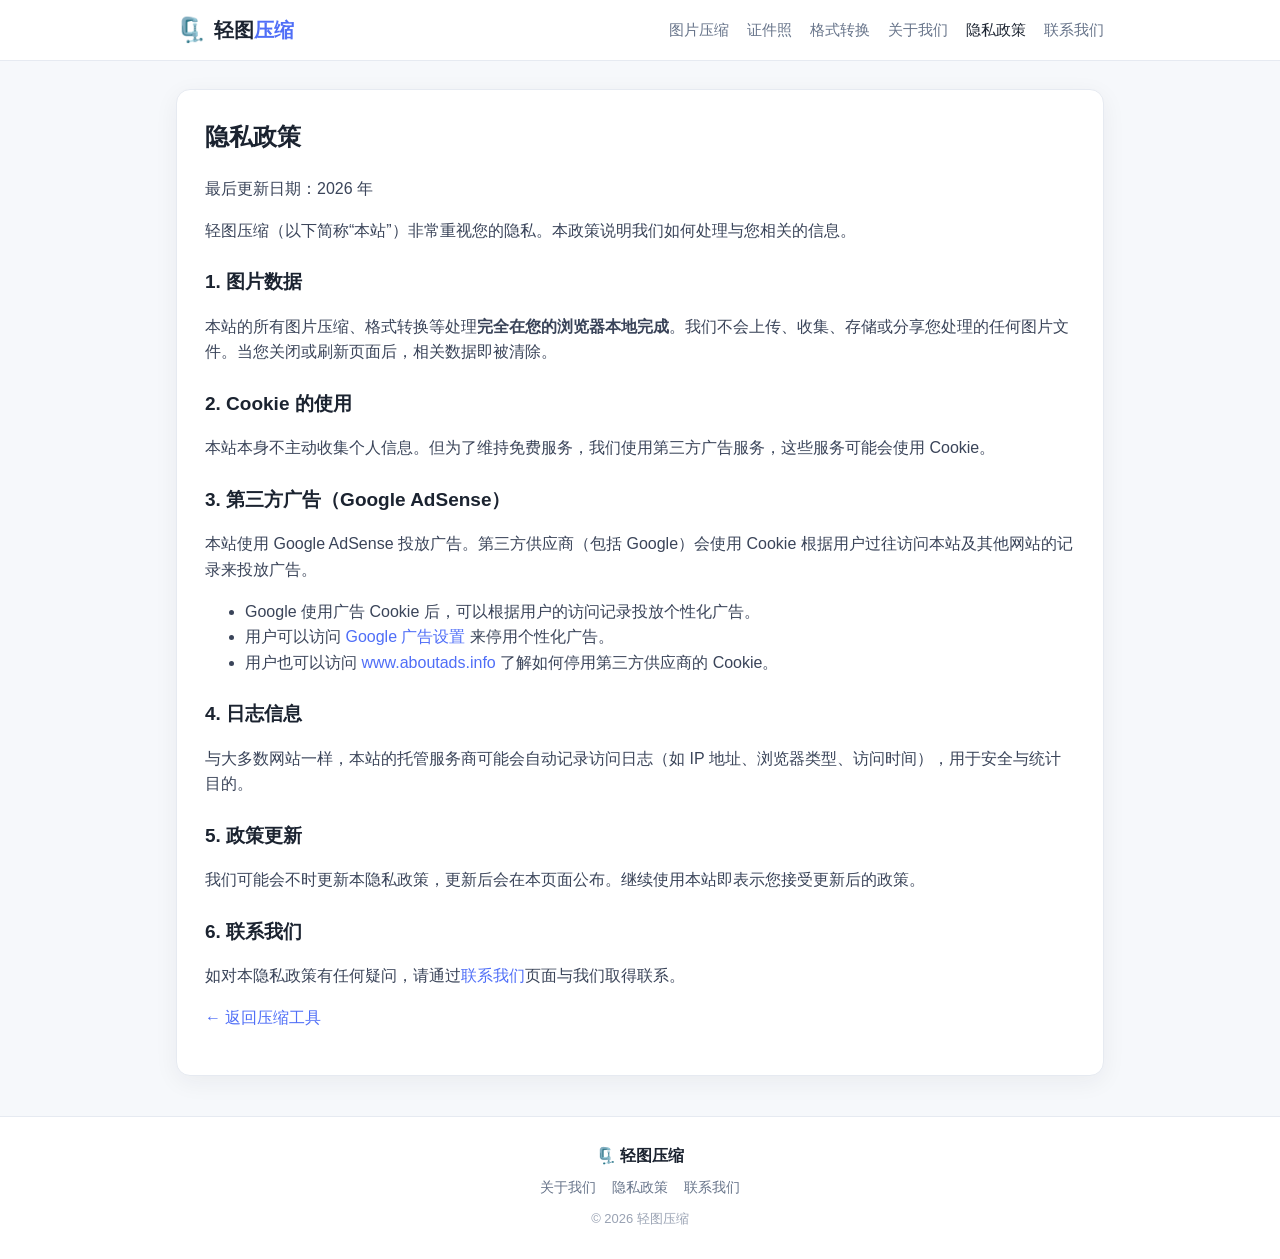
<file: privacy.html>
<!DOCTYPE html>
<html lang="zh-CN">
<head>
  <meta charset="UTF-8" />
  <meta name="viewport" content="width=device-width, initial-scale=1.0" />
  <title>隐私政策 - 轻图压缩</title>
  <meta name="description" content="轻图压缩隐私政策：图片本地处理不上传，关于 Cookie 与第三方广告（Google AdSense）的说明。" />
  <link rel="icon" href="data:image/svg+xml,<svg xmlns='http://www.w3.org/2000/svg' viewBox='0 0 100 100'><text y='.9em' font-size='90'>🗜️</text></svg>" />
  <link rel="stylesheet" href="styles.css" />
  <!-- Google AdSense -->
  <script async src="https://pagead2.googlesyndication.com/pagead/js/adsbygoogle.js?client=ca-pub-9111319388478060" crossorigin="anonymous"></script>
</head>
<body>
  <header class="site-header">
    <div class="container header-inner">
      <a class="brand" href="index.html"><span class="brand-logo">🗜️</span><span class="brand-name">轻图<span class="brand-sub">压缩</span></span></a>
      <nav class="site-nav">
        <a href="index.html">图片压缩</a>
        <a href="id-photo.html">证件照</a>
        <a href="format-convert.html">格式转换</a>
        <a href="about.html">关于我们</a>
        <a href="privacy.html" class="active">隐私政策</a>
        <a href="contact.html">联系我们</a>
      </nav>
    </div>
  </header>

  <main class="container">
    <article class="page">
      <h1>隐私政策</h1>
      <p>最后更新日期：2026 年</p>
      <p>轻图压缩（以下简称“本站”）非常重视您的隐私。本政策说明我们如何处理与您相关的信息。</p>

      <h2>1. 图片数据</h2>
      <p>本站的所有图片压缩、格式转换等处理<strong>完全在您的浏览器本地完成</strong>。我们不会上传、收集、存储或分享您处理的任何图片文件。当您关闭或刷新页面后，相关数据即被清除。</p>

      <h2>2. Cookie 的使用</h2>
      <p>本站本身不主动收集个人信息。但为了维持免费服务，我们使用第三方广告服务，这些服务可能会使用 Cookie。</p>

      <h2>3. 第三方广告（Google AdSense）</h2>
      <p>本站使用 Google AdSense 投放广告。第三方供应商（包括 Google）会使用 Cookie 根据用户过往访问本站及其他网站的记录来投放广告。</p>
      <ul>
        <li>Google 使用广告 Cookie 后，可以根据用户的访问记录投放个性化广告。</li>
        <li>用户可以访问 <a href="https://www.google.com/settings/ads" target="_blank" rel="noopener">Google 广告设置</a> 来停用个性化广告。</li>
        <li>用户也可以访问 <a href="https://www.aboutads.info" target="_blank" rel="noopener">www.aboutads.info</a> 了解如何停用第三方供应商的 Cookie。</li>
      </ul>

      <h2>4. 日志信息</h2>
      <p>与大多数网站一样，本站的托管服务商可能会自动记录访问日志（如 IP 地址、浏览器类型、访问时间），用于安全与统计目的。</p>

      <h2>5. 政策更新</h2>
      <p>我们可能会不时更新本隐私政策，更新后会在本页面公布。继续使用本站即表示您接受更新后的政策。</p>

      <h2>6. 联系我们</h2>
      <p>如对本隐私政策有任何疑问，请通过<a href="contact.html">联系我们</a>页面与我们取得联系。</p>

      <p><a href="index.html">← 返回压缩工具</a></p>
    </article>
  </main>

  <footer class="site-footer">
    <div class="container footer-inner">
      <div class="footer-brand">🗜️ 轻图压缩</div>
      <nav class="footer-nav">
        <a href="about.html">关于我们</a>
        <a href="privacy.html">隐私政策</a>
        <a href="contact.html">联系我们</a>
      </nav>
      <p class="footer-copy">© <span id="year"></span> 轻图压缩</p>
    </div>
  </footer>
  <script>document.getElementById("year").textContent = new Date().getFullYear();</script>
</body>
</html>
</file>
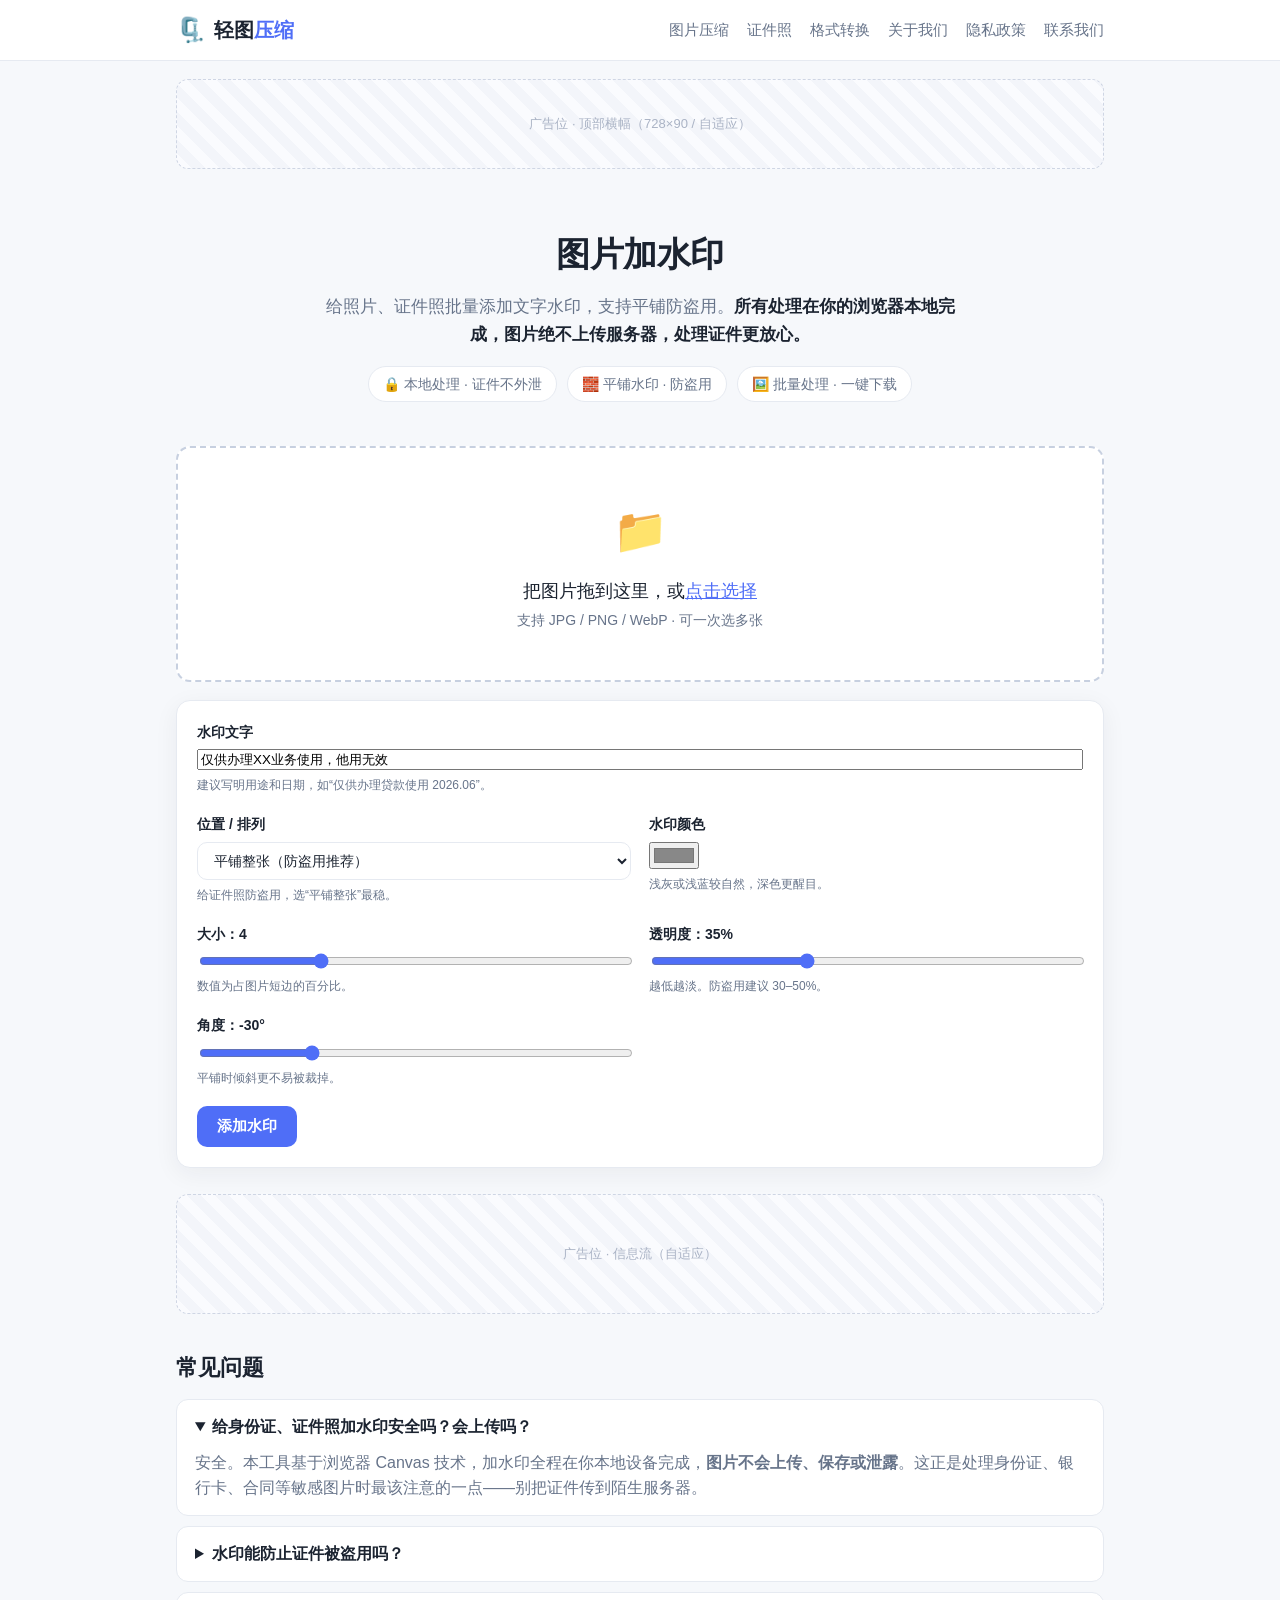
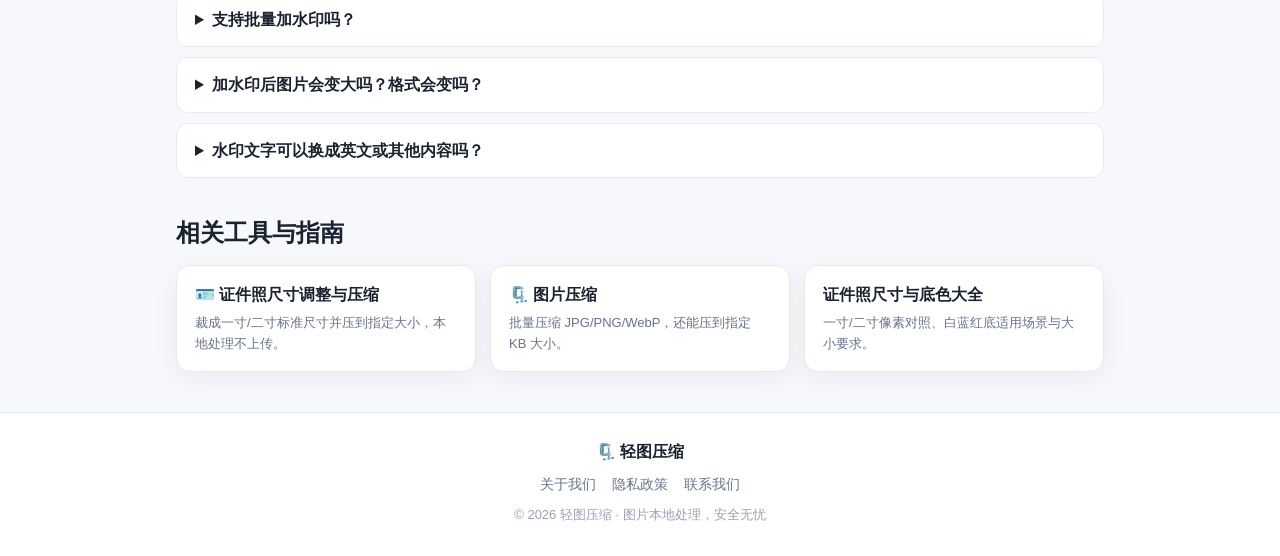
<file: watermark.html>
<!DOCTYPE html>
<html lang="zh-CN">
<head>
  <meta charset="UTF-8" />
  <meta name="viewport" content="width=device-width, initial-scale=1.0" />
  <title>图片加水印 - 给照片/证件照批量加文字水印，本地不上传 | 轻图</title>
  <meta name="description" content="免费在线给图片、证件照、身份证添加文字水印（支持平铺防盗用），可调位置、大小、透明度、颜色、角度，支持批量。所有处理在浏览器本地完成，图片不上传服务器，处理证件更放心。" />
  <meta name="keywords" content="图片加水印,照片加水印,证件照加水印,身份证加水印,在线加水印,批量加水印,水印防盗用,文字水印" />
  <link rel="canonical" href="https://qingtu.top/watermark.html" />

  <meta property="og:type" content="website" />
  <meta property="og:title" content="图片加水印 - 给证件照批量加防盗用水印" />
  <meta property="og:description" content="本地给图片/证件照加文字水印，平铺防盗用，免费不上传。" />
  <meta property="og:url" content="https://qingtu.top/watermark.html" />

  <link rel="icon" href="data:image/svg+xml,<svg xmlns='http://www.w3.org/2000/svg' viewBox='0 0 100 100'><text y='.9em' font-size='90'>🗜️</text></svg>" />
  <link rel="stylesheet" href="styles.css" />

  <!-- Google AdSense -->
  <script async src="https://pagead2.googlesyndication.com/pagead/js/adsbygoogle.js?client=ca-pub-9111319388478060" crossorigin="anonymous"></script>

  <script type="application/ld+json">
  {
    "@context": "https://schema.org",
    "@type": "WebApplication",
    "name": "轻图 - 图片加水印",
    "applicationCategory": "MultimediaApplication",
    "operatingSystem": "Web",
    "offers": { "@type": "Offer", "price": "0", "priceCurrency": "CNY" },
    "description": "免费在线图片加水印工具，支持证件照平铺防盗用水印，本地处理不上传。"
  }
  </script>
</head>
<body>
  <header class="site-header">
    <div class="container header-inner">
      <a class="brand" href="index.html">
        <span class="brand-logo">🗜️</span>
        <span class="brand-name">轻图<span class="brand-sub">压缩</span></span>
      </a>
      <nav class="site-nav">
        <a href="index.html">图片压缩</a>
        <a href="id-photo.html">证件照</a>
        <a href="format-convert.html">格式转换</a>
        <a href="about.html">关于我们</a>
        <a href="privacy.html">隐私政策</a>
        <a href="contact.html">联系我们</a>
      </nav>
    </div>
  </header>

  <div class="container">
    <div class="ad-slot ad-banner" data-ad="top-banner">
      <span class="ad-label">广告位 · 顶部横幅（728×90 / 自适应）</span>
    </div>
  </div>

  <main class="container">
    <section class="hero">
      <h1>图片加水印</h1>
      <p class="subtitle">给照片、证件照批量添加文字水印，支持平铺防盗用。<strong>所有处理在你的浏览器本地完成，图片绝不上传服务器，处理证件更放心。</strong></p>
      <ul class="hero-badges">
        <li>🔒 本地处理 · 证件不外泄</li>
        <li>🧱 平铺水印 · 防盗用</li>
        <li>🖼️ 批量处理 · 一键下载</li>
      </ul>
    </section>

    <section class="tool">
      <div id="dropzone" class="dropzone">
        <input type="file" id="fileInput" accept="image/png,image/jpeg,image/webp" multiple hidden />
        <div class="dropzone-inner">
          <div class="dropzone-icon">📁</div>
          <p class="dropzone-title">把图片拖到这里，或<button type="button" id="pickBtn" class="link-btn">点击选择</button></p>
          <p class="dropzone-hint">支持 JPG / PNG / WebP · 可一次选多张</p>
        </div>
      </div>

      <div class="controls" id="controls" hidden>
        <div class="control" style="grid-column: 1 / -1;">
          <label for="wmText">水印文字</label>
          <input type="text" id="wmText" value="仅供办理XX业务使用，他用无效" maxlength="40" />
          <small>建议写明用途和日期，如“仅供办理贷款使用 2026.06”。</small>
        </div>
        <div class="control">
          <label for="wmPos">位置 / 排列</label>
          <select id="wmPos">
            <option value="tile">平铺整张（防盗用推荐）</option>
            <option value="center">居中</option>
            <option value="br">右下角</option>
            <option value="bl">左下角</option>
            <option value="tr">右上角</option>
            <option value="tl">左上角</option>
          </select>
          <small>给证件照防盗用，选“平铺整张”最稳。</small>
        </div>
        <div class="control">
          <label for="wmColor">水印颜色</label>
          <input type="color" id="wmColor" value="#888888" />
          <small>浅灰或浅蓝较自然，深色更醒目。</small>
        </div>
        <div class="control">
          <label for="wmSize">大小：<b id="wmSizeVal">4</b></label>
          <input type="range" id="wmSize" min="1" max="12" value="4" step="1" />
          <small>数值为占图片短边的百分比。</small>
        </div>
        <div class="control">
          <label for="wmOpacity">透明度：<b id="wmOpacityVal">35</b>%</label>
          <input type="range" id="wmOpacity" min="5" max="90" value="35" step="1" />
          <small>越低越淡。防盗用建议 30–50%。</small>
        </div>
        <div class="control">
          <label for="wmAngle">角度：<b id="wmAngleVal">-30</b>°</label>
          <input type="range" id="wmAngle" min="-60" max="60" value="-30" step="5" />
          <small>平铺时倾斜更不易被裁掉。</small>
        </div>
        <div class="control control-actions">
          <button id="applyBtn" class="btn btn-primary">添加水印</button>
          <button id="downloadAllBtn" class="btn btn-secondary" hidden>打包下载全部</button>
          <button id="clearBtn" class="btn btn-ghost" hidden>清空</button>
        </div>
      </div>

      <div class="summary" id="summary" hidden></div>
      <div class="results" id="results"></div>
    </section>

    <div class="ad-slot ad-inline" data-ad="in-content">
      <span class="ad-label">广告位 · 信息流（自适应）</span>
    </div>

    <section class="faq">
      <h2>常见问题</h2>
      <details open>
        <summary>给身份证、证件照加水印安全吗？会上传吗？</summary>
        <p>安全。本工具基于浏览器 Canvas 技术，加水印全程在你本地设备完成，<strong>图片不会上传、保存或泄露</strong>。这正是处理身份证、银行卡、合同等敏感图片时最该注意的一点——别把证件传到陌生服务器。</p>
      </details>
      <details>
        <summary>水印能防止证件被盗用吗？</summary>
        <p>能大大降低被冒用的风险。选择“平铺整张 + 适当透明度 + 倾斜角度”，水印覆盖全图且与内容交叠，他人很难简单抹除。建议水印文字写明<strong>具体用途和日期</strong>，如“仅供办理XX使用”。</p>
      </details>
      <details>
        <summary>支持批量加水印吗？</summary>
        <p>支持。可一次选择多张图片，设置好水印后点击“添加水印”，再用“打包下载全部”逐张保存，参数对所有图片统一生效。</p>
      </details>
      <details>
        <summary>加水印后图片会变大吗？格式会变吗？</summary>
        <p>工具会尽量保持原格式（PNG 保持 PNG、JPG 保持 JPG）。PNG 加水印后体积可能略增，JPG 基本不变。若需要更小体积，可再用 <a href="index.html">图片压缩</a> 处理一下。</p>
      </details>
      <details>
        <summary>水印文字可以换成英文或其他内容吗？</summary>
        <p>可以，水印文字框里随意填写中英文都行，并能调节颜色、大小、透明度和角度，满足不同场景。</p>
      </details>
    </section>

    <section class="guides">
      <h2>相关工具与指南</h2>
      <div class="guide-cards">
        <a class="guide-card" href="id-photo.html">
          <div class="gc-title">🪪 证件照尺寸调整与压缩</div>
          <div class="gc-desc">裁成一寸/二寸标准尺寸并压到指定大小，本地处理不上传。</div>
        </a>
        <a class="guide-card" href="index.html">
          <div class="gc-title">🗜️ 图片压缩</div>
          <div class="gc-desc">批量压缩 JPG/PNG/WebP，还能压到指定 KB 大小。</div>
        </a>
        <a class="guide-card" href="guide-id-photo.html">
          <div class="gc-title">证件照尺寸与底色大全</div>
          <div class="gc-desc">一寸/二寸像素对照、白蓝红底适用场景与大小要求。</div>
        </a>
      </div>
    </section>
  </main>

  <footer class="site-footer">
    <div class="container footer-inner">
      <div class="footer-brand">🗜️ 轻图压缩</div>
      <nav class="footer-nav">
        <a href="about.html">关于我们</a>
        <a href="privacy.html">隐私政策</a>
        <a href="contact.html">联系我们</a>
      </nav>
      <p class="footer-copy">© <span id="year"></span> 轻图压缩 · 图片本地处理，安全无忧</p>
    </div>
  </footer>

  <script src="watermark.js"></script>
</body>
</html>
</file>
<file: styles.css>
:root {
  --bg: #f6f8fb;
  --card: #ffffff;
  --text: #1b2330;
  --muted: #67748a;
  --border: #e6eaf1;
  --primary: #4f6ef7;
  --primary-dark: #3a56d4;
  --success: #18a558;
  --shadow: 0 6px 24px rgba(27, 35, 48, 0.06);
  --radius: 14px;
}

* { box-sizing: border-box; }

html { scroll-behavior: smooth; }

body {
  margin: 0;
  font-family: -apple-system, BlinkMacSystemFont, "Segoe UI", "PingFang SC",
    "Hiragino Sans GB", "Microsoft YaHei", sans-serif;
  color: var(--text);
  background: var(--bg);
  line-height: 1.6;
}

.container {
  width: 100%;
  max-width: 960px;
  margin: 0 auto;
  padding: 0 16px;
}

a { color: var(--primary); text-decoration: none; }
a:hover { text-decoration: underline; }

/* ---------- Header ---------- */
.site-header {
  background: var(--card);
  border-bottom: 1px solid var(--border);
  position: sticky;
  top: 0;
  z-index: 10;
}
.header-inner {
  display: flex;
  align-items: center;
  justify-content: space-between;
  height: 60px;
}
.brand { display: flex; align-items: center; gap: 8px; font-weight: 700; color: var(--text); }
.brand:hover { text-decoration: none; }
.brand-logo { font-size: 24px; }
.brand-name { font-size: 20px; }
.brand-sub { color: var(--primary); }
.site-nav { display: flex; gap: 18px; }
.site-nav a { color: var(--muted); font-size: 15px; }
.site-nav a.active, .site-nav a:hover { color: var(--text); text-decoration: none; }

/* ---------- Hero ---------- */
.hero { text-align: center; padding: 40px 0 20px; }
.hero h1 { font-size: 34px; margin: 0 0 12px; letter-spacing: -0.5px; }
.subtitle { color: var(--muted); font-size: 17px; max-width: 640px; margin: 0 auto 18px; }
.subtitle strong { color: var(--text); }
.hero-badges {
  list-style: none; padding: 0; margin: 0;
  display: flex; flex-wrap: wrap; gap: 10px; justify-content: center;
}
.hero-badges li {
  background: var(--card); border: 1px solid var(--border);
  padding: 6px 14px; border-radius: 999px; font-size: 14px; color: var(--muted);
}

/* ---------- Tool ---------- */
.tool { margin: 24px 0 8px; }
.dropzone {
  background: var(--card);
  border: 2px dashed #c7d0e0;
  border-radius: var(--radius);
  padding: 48px 20px;
  text-align: center;
  cursor: pointer;
  transition: border-color .2s, background .2s, transform .1s;
}
.dropzone:hover { border-color: var(--primary); }
.dropzone.dragover { border-color: var(--primary); background: #eef2ff; transform: scale(1.005); }
.dropzone-icon { font-size: 44px; }
.dropzone-title { font-size: 18px; margin: 10px 0 4px; }
.dropzone-hint { color: var(--muted); font-size: 14px; margin: 0; }
.link-btn {
  background: none; border: none; color: var(--primary);
  font-size: inherit; cursor: pointer; padding: 0; text-decoration: underline;
}

/* ---------- Controls ---------- */
.controls {
  display: grid;
  grid-template-columns: repeat(2, 1fr);
  gap: 18px;
  background: var(--card);
  border: 1px solid var(--border);
  border-radius: var(--radius);
  padding: 20px;
  margin-top: 18px;
  box-shadow: var(--shadow);
}
.control { display: flex; flex-direction: column; gap: 6px; }
.control label { font-weight: 600; font-size: 14px; }
.control small { color: var(--muted); font-size: 12px; }
.control input[type="range"] { width: 100%; accent-color: var(--primary); }
.control select, .control input[type="number"] {
  padding: 9px 12px; border: 1px solid var(--border); border-radius: 10px;
  font-size: 14px; background: #fff; color: var(--text);
}
.control-actions { grid-column: 1 / -1; flex-direction: row; flex-wrap: wrap; gap: 10px; }

.btn {
  border: none; border-radius: 10px; padding: 11px 20px;
  font-size: 15px; font-weight: 600; cursor: pointer; transition: background .15s, opacity .15s;
}
.btn-primary { background: var(--primary); color: #fff; }
.btn-primary:hover { background: var(--primary-dark); }
.btn-secondary { background: var(--success); color: #fff; }
.btn-secondary:hover { opacity: .9; }
.btn-ghost { background: transparent; color: var(--muted); border: 1px solid var(--border); }
.btn-ghost:hover { background: #f0f3f8; }
.btn:disabled { opacity: .5; cursor: not-allowed; }

/* ---------- Summary & Results ---------- */
.summary {
  margin: 20px 0 10px; padding: 14px 18px;
  background: #eaf7ef; border: 1px solid #c4e7d2; color: #146c3a;
  border-radius: 12px; font-weight: 600;
}
.results { display: flex; flex-direction: column; gap: 12px; margin-top: 8px; }
.result-card {
  display: flex; align-items: center; gap: 14px;
  background: var(--card); border: 1px solid var(--border);
  border-radius: 12px; padding: 12px 14px; box-shadow: var(--shadow);
}
.result-thumb {
  width: 64px; height: 64px; object-fit: cover; border-radius: 8px;
  background: #f0f3f8; flex-shrink: 0;
}
.result-info { flex: 1; min-width: 0; }
.result-name { font-weight: 600; font-size: 14px; white-space: nowrap; overflow: hidden; text-overflow: ellipsis; }
.result-meta { font-size: 13px; color: var(--muted); }
.result-meta .save { color: var(--success); font-weight: 700; }
.result-meta .save.warn { color: #d97706; }
.result-meta .arrow { margin: 0 6px; }
.result-actions { flex-shrink: 0; }
.download-link {
  display: inline-block; padding: 8px 14px; background: var(--primary);
  color: #fff; border-radius: 8px; font-size: 13px; font-weight: 600;
}
.download-link:hover { background: var(--primary-dark); text-decoration: none; }
.result-card.pending .result-meta { color: var(--muted); }

/* ---------- Ad slots ---------- */
.ad-slot {
  display: flex; align-items: center; justify-content: center;
  min-height: 90px; margin: 18px 0;
  border: 1px dashed #cfd6e4; border-radius: 12px;
  background: repeating-linear-gradient(45deg, #fafbfe, #fafbfe 10px, #f3f5fa 10px, #f3f5fa 20px);
}
.ad-label { color: #aab3c5; font-size: 13px; }
.ad-inline { min-height: 120px; }

/* ---------- FAQ ---------- */
.faq { margin: 36px 0; }
.faq h2 { font-size: 22px; margin-bottom: 14px; }
.faq details {
  background: var(--card); border: 1px solid var(--border);
  border-radius: 12px; padding: 14px 18px; margin-bottom: 10px;
}
.faq summary { font-weight: 600; cursor: pointer; }
.faq details p { color: var(--muted); margin: 10px 0 0; }

/* ---------- Footer ---------- */
.site-footer { background: var(--card); border-top: 1px solid var(--border); margin-top: 40px; }
.footer-inner { padding: 26px 0; text-align: center; }
.footer-brand { font-weight: 700; margin-bottom: 8px; }
.footer-nav { display: flex; gap: 16px; justify-content: center; margin-bottom: 10px; }
.footer-nav a { color: var(--muted); font-size: 14px; }
.footer-copy, .footer-icp { color: #99a2b3; font-size: 13px; margin: 4px 0; }

/* ---------- Static content pages ---------- */
.page { background: var(--card); border: 1px solid var(--border); border-radius: var(--radius); padding: 28px; margin: 28px 0; box-shadow: var(--shadow); }
.page h1 { margin-top: 0; }
.page h2 { font-size: 19px; margin-top: 24px; }
.page p, .page li { color: #3a4459; }
.page h3 { font-size: 16px; margin-top: 18px; }
.page .guide-related { margin-top: 28px; padding-top: 16px; border-top: 1px solid var(--border); font-size: 14px; color: var(--muted); }
.page .guide-note { background: #fff7ed; border-left: 3px solid #fb923c; padding: 10px 14px; border-radius: 8px; font-size: 14px; }

/* ---------- 首页·实用指南 ---------- */
.guides { margin: 8px 0 4px; }
.guides h2 { margin-bottom: 12px; }
.guide-cards { display: grid; grid-template-columns: repeat(auto-fit, minmax(220px, 1fr)); gap: 14px; }
.guide-card { display: block; background: var(--card); border: 1px solid var(--border); border-radius: var(--radius); padding: 16px 18px; box-shadow: var(--shadow); transition: transform .15s ease, box-shadow .15s ease; }
.guide-card:hover { transform: translateY(-2px); box-shadow: 0 10px 28px rgba(27,35,48,.1); text-decoration: none; }
.guide-card .gc-title { font-weight: 700; color: var(--text); margin-bottom: 6px; }
.guide-card .gc-desc { font-size: 13px; color: var(--muted); }

/* ---------- 证件照工具 ---------- */
.row2 { display: flex; align-items: center; gap: 8px; }
.row2 input { flex: 1; min-width: 0; }
.row2-x { color: var(--muted); }
.idp-thumb { width: 120px; max-height: 180px; height: auto; border-radius: 8px; border: 1px solid var(--border); object-fit: contain; background: #fff; flex-shrink: 0; }

/* ---------- 图片拼接 ---------- */
.input-thumbs { display: flex; flex-wrap: wrap; gap: 8px; margin-top: 14px; }
.input-thumbs .it { position: relative; }
.input-thumbs img { width: 64px; height: 64px; object-fit: cover; border-radius: 8px; border: 1px solid var(--border); background: #fff; }
.input-thumbs .it-idx { position: absolute; top: 2px; left: 2px; background: rgba(0,0,0,.6); color: #fff; font-size: 11px; line-height: 1.6; border-radius: 6px; padding: 0 6px; }
.merge-output { background: var(--card); border: 1px solid var(--border); border-radius: 12px; padding: 16px; box-shadow: var(--shadow); margin-top: 16px; text-align: center; }
.merge-preview { display: block; max-width: 100%; max-height: 70vh; width: auto; margin: 0 auto 14px; border: 1px solid var(--border); border-radius: 8px; background: #fff; }

/* ---------- Responsive ---------- */
@media (max-width: 640px) {
  .hero h1 { font-size: 26px; }
  .subtitle { font-size: 15px; }
  .controls { grid-template-columns: 1fr; }
  .site-nav { gap: 12px; font-size: 14px; }
  .site-nav a { font-size: 14px; }
  .brand-name { font-size: 18px; }
  .result-thumb { width: 52px; height: 52px; }
}
</file>
